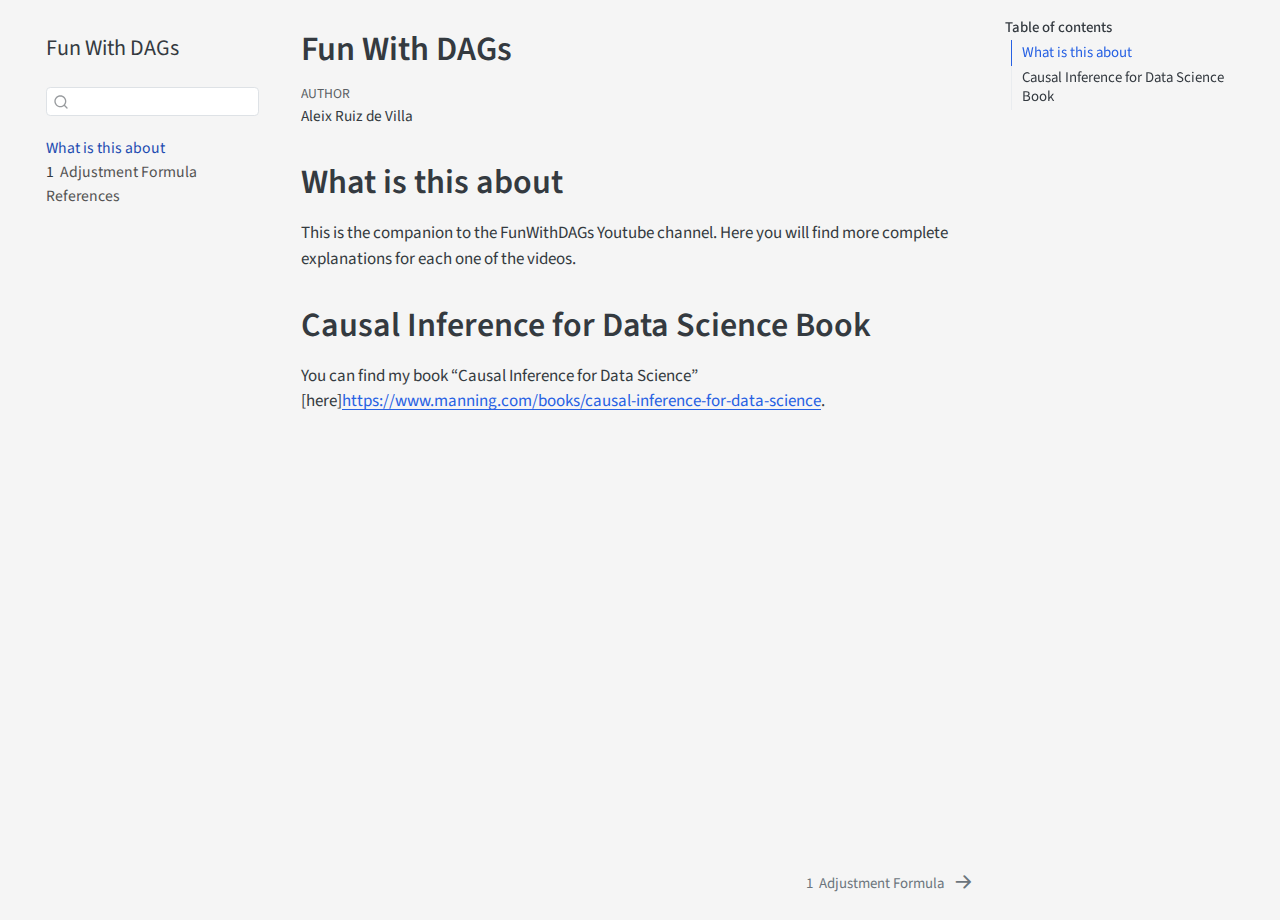
<file: docs/index.html>
<!DOCTYPE html>
<html xmlns="http://www.w3.org/1999/xhtml" lang="en" xml:lang="en"><head>

<meta charset="utf-8">
<meta name="generator" content="quarto-1.7.31">

<meta name="viewport" content="width=device-width, initial-scale=1.0, user-scalable=yes">

<meta name="author" content="Aleix Ruiz de Villa">

<title>Fun With DAGs</title>
<style>
code{white-space: pre-wrap;}
span.smallcaps{font-variant: small-caps;}
div.columns{display: flex; gap: min(4vw, 1.5em);}
div.column{flex: auto; overflow-x: auto;}
div.hanging-indent{margin-left: 1.5em; text-indent: -1.5em;}
ul.task-list{list-style: none;}
ul.task-list li input[type="checkbox"] {
  width: 0.8em;
  margin: 0 0.8em 0.2em -1em; /* quarto-specific, see https://github.com/quarto-dev/quarto-cli/issues/4556 */ 
  vertical-align: middle;
}
</style>


<script src="site_libs/quarto-nav/quarto-nav.js"></script>
<script src="site_libs/quarto-nav/headroom.min.js"></script>
<script src="site_libs/clipboard/clipboard.min.js"></script>
<script src="site_libs/quarto-search/autocomplete.umd.js"></script>
<script src="site_libs/quarto-search/fuse.min.js"></script>
<script src="site_libs/quarto-search/quarto-search.js"></script>
<meta name="quarto:offset" content="./">
<link href="./intro.html" rel="next">
<script src="site_libs/quarto-html/quarto.js" type="module"></script>
<script src="site_libs/quarto-html/tabsets/tabsets.js" type="module"></script>
<script src="site_libs/quarto-html/popper.min.js"></script>
<script src="site_libs/quarto-html/tippy.umd.min.js"></script>
<script src="site_libs/quarto-html/anchor.min.js"></script>
<link href="site_libs/quarto-html/tippy.css" rel="stylesheet">
<link href="site_libs/quarto-html/quarto-syntax-highlighting-e1a5c8363afafaef2c763b6775fbf3ca.css" rel="stylesheet" id="quarto-text-highlighting-styles">
<script src="site_libs/bootstrap/bootstrap.min.js"></script>
<link href="site_libs/bootstrap/bootstrap-icons.css" rel="stylesheet">
<link href="site_libs/bootstrap/bootstrap-592c0c3c683b76ce65ce22025ed377f3.min.css" rel="stylesheet" append-hash="true" id="quarto-bootstrap" data-mode="light">
<script id="quarto-search-options" type="application/json">{
  "location": "sidebar",
  "copy-button": false,
  "collapse-after": 3,
  "panel-placement": "start",
  "type": "textbox",
  "limit": 50,
  "keyboard-shortcut": [
    "f",
    "/",
    "s"
  ],
  "show-item-context": false,
  "language": {
    "search-no-results-text": "No results",
    "search-matching-documents-text": "matching documents",
    "search-copy-link-title": "Copy link to search",
    "search-hide-matches-text": "Hide additional matches",
    "search-more-match-text": "more match in this document",
    "search-more-matches-text": "more matches in this document",
    "search-clear-button-title": "Clear",
    "search-text-placeholder": "",
    "search-detached-cancel-button-title": "Cancel",
    "search-submit-button-title": "Submit",
    "search-label": "Search"
  }
}</script>


<link rel="stylesheet" href="custom.css">
</head>

<body class="nav-sidebar floating quarto-light">

<div id="quarto-search-results"></div>
  <header id="quarto-header" class="headroom fixed-top">
  <nav class="quarto-secondary-nav">
    <div class="container-fluid d-flex">
      <button type="button" class="quarto-btn-toggle btn" data-bs-toggle="collapse" role="button" data-bs-target=".quarto-sidebar-collapse-item" aria-controls="quarto-sidebar" aria-expanded="false" aria-label="Toggle sidebar navigation" onclick="if (window.quartoToggleHeadroom) { window.quartoToggleHeadroom(); }">
        <i class="bi bi-layout-text-sidebar-reverse"></i>
      </button>
        <nav class="quarto-page-breadcrumbs" aria-label="breadcrumb"><ol class="breadcrumb"><li class="breadcrumb-item"><a href="./index.html">What is this about</a></li></ol></nav>
        <a class="flex-grow-1" role="navigation" data-bs-toggle="collapse" data-bs-target=".quarto-sidebar-collapse-item" aria-controls="quarto-sidebar" aria-expanded="false" aria-label="Toggle sidebar navigation" onclick="if (window.quartoToggleHeadroom) { window.quartoToggleHeadroom(); }">      
        </a>
      <button type="button" class="btn quarto-search-button" aria-label="Search" onclick="window.quartoOpenSearch();">
        <i class="bi bi-search"></i>
      </button>
    </div>
  </nav>
</header>
<!-- content -->
<div id="quarto-content" class="quarto-container page-columns page-rows-contents page-layout-article">
<!-- sidebar -->
  <nav id="quarto-sidebar" class="sidebar collapse collapse-horizontal quarto-sidebar-collapse-item sidebar-navigation floating overflow-auto">
    <div class="pt-lg-2 mt-2 text-left sidebar-header">
    <div class="sidebar-title mb-0 py-0">
      <a href="./">Fun With DAGs</a> 
    </div>
      </div>
        <div class="mt-2 flex-shrink-0 align-items-center">
        <div class="sidebar-search">
        <div id="quarto-search" class="" title="Search"></div>
        </div>
        </div>
    <div class="sidebar-menu-container"> 
    <ul class="list-unstyled mt-1">
        <li class="sidebar-item">
  <div class="sidebar-item-container"> 
  <a href="./index.html" class="sidebar-item-text sidebar-link active">
 <span class="menu-text">What is this about</span></a>
  </div>
</li>
        <li class="sidebar-item">
  <div class="sidebar-item-container"> 
  <a href="./intro.html" class="sidebar-item-text sidebar-link">
 <span class="menu-text"><span class="chapter-number">1</span>&nbsp; <span class="chapter-title">Adjustment Formula</span></span></a>
  </div>
</li>
        <li class="sidebar-item">
  <div class="sidebar-item-container"> 
  <a href="./references.html" class="sidebar-item-text sidebar-link">
 <span class="menu-text">References</span></a>
  </div>
</li>
    </ul>
    </div>
</nav>
<div id="quarto-sidebar-glass" class="quarto-sidebar-collapse-item" data-bs-toggle="collapse" data-bs-target=".quarto-sidebar-collapse-item"></div>
<!-- margin-sidebar -->
    <div id="quarto-margin-sidebar" class="sidebar margin-sidebar">
        <nav id="TOC" role="doc-toc" class="toc-active">
    <h2 id="toc-title">Table of contents</h2>
   
  <ul>
  <li><a href="#what-is-this-about" id="toc-what-is-this-about" class="nav-link active" data-scroll-target="#what-is-this-about">What is this about</a></li>
  <li><a href="#causal-inference-for-data-science-book" id="toc-causal-inference-for-data-science-book" class="nav-link" data-scroll-target="#causal-inference-for-data-science-book">Causal Inference for Data Science Book</a></li>
  </ul>
</nav>
    </div>
<!-- main -->
<main class="content" id="quarto-document-content">

<header id="title-block-header" class="quarto-title-block default">
<div class="quarto-title">
<h1 class="title">Fun With DAGs</h1>
</div>



<div class="quarto-title-meta">

    <div>
    <div class="quarto-title-meta-heading">Author</div>
    <div class="quarto-title-meta-contents">
             <p>Aleix Ruiz de Villa </p>
          </div>
  </div>
    
  
    
  </div>
  


</header>


<section id="what-is-this-about" class="level1 unnumbered">
<h1 class="unnumbered">What is this about</h1>
<p>This is the companion to the FunWithDAGs Youtube channel. Here you will find more complete explanations for each one of the videos.</p>
</section>
<section id="causal-inference-for-data-science-book" class="level1">
<h1>Causal Inference for Data Science Book</h1>
<p>You can find my book “Causal Inference for Data Science” [here]<a href="https://www.manning.com/books/causal-inference-for-data-science" class="uri">https://www.manning.com/books/causal-inference-for-data-science</a>.</p>
<div class="quarto-video ratio ratio-16x9"><iframe data-external="1" src="https://www.youtube.com/embed/AOaZ15TBPTc" title="" frameborder="0" allow="accelerometer; autoplay; clipboard-write; encrypted-media; gyroscope; picture-in-picture" allowfullscreen=""></iframe></div>


</section>

</main> <!-- /main -->
<script id="quarto-html-after-body" type="application/javascript">
  window.document.addEventListener("DOMContentLoaded", function (event) {
    const icon = "";
    const anchorJS = new window.AnchorJS();
    anchorJS.options = {
      placement: 'right',
      icon: icon
    };
    anchorJS.add('.anchored');
    const isCodeAnnotation = (el) => {
      for (const clz of el.classList) {
        if (clz.startsWith('code-annotation-')) {                     
          return true;
        }
      }
      return false;
    }
    const onCopySuccess = function(e) {
      // button target
      const button = e.trigger;
      // don't keep focus
      button.blur();
      // flash "checked"
      button.classList.add('code-copy-button-checked');
      var currentTitle = button.getAttribute("title");
      button.setAttribute("title", "Copied!");
      let tooltip;
      if (window.bootstrap) {
        button.setAttribute("data-bs-toggle", "tooltip");
        button.setAttribute("data-bs-placement", "left");
        button.setAttribute("data-bs-title", "Copied!");
        tooltip = new bootstrap.Tooltip(button, 
          { trigger: "manual", 
            customClass: "code-copy-button-tooltip",
            offset: [0, -8]});
        tooltip.show();    
      }
      setTimeout(function() {
        if (tooltip) {
          tooltip.hide();
          button.removeAttribute("data-bs-title");
          button.removeAttribute("data-bs-toggle");
          button.removeAttribute("data-bs-placement");
        }
        button.setAttribute("title", currentTitle);
        button.classList.remove('code-copy-button-checked');
      }, 1000);
      // clear code selection
      e.clearSelection();
    }
    const getTextToCopy = function(trigger) {
        const codeEl = trigger.previousElementSibling.cloneNode(true);
        for (const childEl of codeEl.children) {
          if (isCodeAnnotation(childEl)) {
            childEl.remove();
          }
        }
        return codeEl.innerText;
    }
    const clipboard = new window.ClipboardJS('.code-copy-button:not([data-in-quarto-modal])', {
      text: getTextToCopy
    });
    clipboard.on('success', onCopySuccess);
    if (window.document.getElementById('quarto-embedded-source-code-modal')) {
      const clipboardModal = new window.ClipboardJS('.code-copy-button[data-in-quarto-modal]', {
        text: getTextToCopy,
        container: window.document.getElementById('quarto-embedded-source-code-modal')
      });
      clipboardModal.on('success', onCopySuccess);
    }
      var localhostRegex = new RegExp(/^(?:http|https):\/\/localhost\:?[0-9]*\//);
      var mailtoRegex = new RegExp(/^mailto:/);
        var filterRegex = new RegExp('/' + window.location.host + '/');
      var isInternal = (href) => {
          return filterRegex.test(href) || localhostRegex.test(href) || mailtoRegex.test(href);
      }
      // Inspect non-navigation links and adorn them if external
     var links = window.document.querySelectorAll('a[href]:not(.nav-link):not(.navbar-brand):not(.toc-action):not(.sidebar-link):not(.sidebar-item-toggle):not(.pagination-link):not(.no-external):not([aria-hidden]):not(.dropdown-item):not(.quarto-navigation-tool):not(.about-link)');
      for (var i=0; i<links.length; i++) {
        const link = links[i];
        if (!isInternal(link.href)) {
          // undo the damage that might have been done by quarto-nav.js in the case of
          // links that we want to consider external
          if (link.dataset.originalHref !== undefined) {
            link.href = link.dataset.originalHref;
          }
        }
      }
    function tippyHover(el, contentFn, onTriggerFn, onUntriggerFn) {
      const config = {
        allowHTML: true,
        maxWidth: 500,
        delay: 100,
        arrow: false,
        appendTo: function(el) {
            return el.parentElement;
        },
        interactive: true,
        interactiveBorder: 10,
        theme: 'quarto',
        placement: 'bottom-start',
      };
      if (contentFn) {
        config.content = contentFn;
      }
      if (onTriggerFn) {
        config.onTrigger = onTriggerFn;
      }
      if (onUntriggerFn) {
        config.onUntrigger = onUntriggerFn;
      }
      window.tippy(el, config); 
    }
    const noterefs = window.document.querySelectorAll('a[role="doc-noteref"]');
    for (var i=0; i<noterefs.length; i++) {
      const ref = noterefs[i];
      tippyHover(ref, function() {
        // use id or data attribute instead here
        let href = ref.getAttribute('data-footnote-href') || ref.getAttribute('href');
        try { href = new URL(href).hash; } catch {}
        const id = href.replace(/^#\/?/, "");
        const note = window.document.getElementById(id);
        if (note) {
          return note.innerHTML;
        } else {
          return "";
        }
      });
    }
    const xrefs = window.document.querySelectorAll('a.quarto-xref');
    const processXRef = (id, note) => {
      // Strip column container classes
      const stripColumnClz = (el) => {
        el.classList.remove("page-full", "page-columns");
        if (el.children) {
          for (const child of el.children) {
            stripColumnClz(child);
          }
        }
      }
      stripColumnClz(note)
      if (id === null || id.startsWith('sec-')) {
        // Special case sections, only their first couple elements
        const container = document.createElement("div");
        if (note.children && note.children.length > 2) {
          container.appendChild(note.children[0].cloneNode(true));
          for (let i = 1; i < note.children.length; i++) {
            const child = note.children[i];
            if (child.tagName === "P" && child.innerText === "") {
              continue;
            } else {
              container.appendChild(child.cloneNode(true));
              break;
            }
          }
          if (window.Quarto?.typesetMath) {
            window.Quarto.typesetMath(container);
          }
          return container.innerHTML
        } else {
          if (window.Quarto?.typesetMath) {
            window.Quarto.typesetMath(note);
          }
          return note.innerHTML;
        }
      } else {
        // Remove any anchor links if they are present
        const anchorLink = note.querySelector('a.anchorjs-link');
        if (anchorLink) {
          anchorLink.remove();
        }
        if (window.Quarto?.typesetMath) {
          window.Quarto.typesetMath(note);
        }
        if (note.classList.contains("callout")) {
          return note.outerHTML;
        } else {
          return note.innerHTML;
        }
      }
    }
    for (var i=0; i<xrefs.length; i++) {
      const xref = xrefs[i];
      tippyHover(xref, undefined, function(instance) {
        instance.disable();
        let url = xref.getAttribute('href');
        let hash = undefined; 
        if (url.startsWith('#')) {
          hash = url;
        } else {
          try { hash = new URL(url).hash; } catch {}
        }
        if (hash) {
          const id = hash.replace(/^#\/?/, "");
          const note = window.document.getElementById(id);
          if (note !== null) {
            try {
              const html = processXRef(id, note.cloneNode(true));
              instance.setContent(html);
            } finally {
              instance.enable();
              instance.show();
            }
          } else {
            // See if we can fetch this
            fetch(url.split('#')[0])
            .then(res => res.text())
            .then(html => {
              const parser = new DOMParser();
              const htmlDoc = parser.parseFromString(html, "text/html");
              const note = htmlDoc.getElementById(id);
              if (note !== null) {
                const html = processXRef(id, note);
                instance.setContent(html);
              } 
            }).finally(() => {
              instance.enable();
              instance.show();
            });
          }
        } else {
          // See if we can fetch a full url (with no hash to target)
          // This is a special case and we should probably do some content thinning / targeting
          fetch(url)
          .then(res => res.text())
          .then(html => {
            const parser = new DOMParser();
            const htmlDoc = parser.parseFromString(html, "text/html");
            const note = htmlDoc.querySelector('main.content');
            if (note !== null) {
              // This should only happen for chapter cross references
              // (since there is no id in the URL)
              // remove the first header
              if (note.children.length > 0 && note.children[0].tagName === "HEADER") {
                note.children[0].remove();
              }
              const html = processXRef(null, note);
              instance.setContent(html);
            } 
          }).finally(() => {
            instance.enable();
            instance.show();
          });
        }
      }, function(instance) {
      });
    }
        let selectedAnnoteEl;
        const selectorForAnnotation = ( cell, annotation) => {
          let cellAttr = 'data-code-cell="' + cell + '"';
          let lineAttr = 'data-code-annotation="' +  annotation + '"';
          const selector = 'span[' + cellAttr + '][' + lineAttr + ']';
          return selector;
        }
        const selectCodeLines = (annoteEl) => {
          const doc = window.document;
          const targetCell = annoteEl.getAttribute("data-target-cell");
          const targetAnnotation = annoteEl.getAttribute("data-target-annotation");
          const annoteSpan = window.document.querySelector(selectorForAnnotation(targetCell, targetAnnotation));
          const lines = annoteSpan.getAttribute("data-code-lines").split(",");
          const lineIds = lines.map((line) => {
            return targetCell + "-" + line;
          })
          let top = null;
          let height = null;
          let parent = null;
          if (lineIds.length > 0) {
              //compute the position of the single el (top and bottom and make a div)
              const el = window.document.getElementById(lineIds[0]);
              top = el.offsetTop;
              height = el.offsetHeight;
              parent = el.parentElement.parentElement;
            if (lineIds.length > 1) {
              const lastEl = window.document.getElementById(lineIds[lineIds.length - 1]);
              const bottom = lastEl.offsetTop + lastEl.offsetHeight;
              height = bottom - top;
            }
            if (top !== null && height !== null && parent !== null) {
              // cook up a div (if necessary) and position it 
              let div = window.document.getElementById("code-annotation-line-highlight");
              if (div === null) {
                div = window.document.createElement("div");
                div.setAttribute("id", "code-annotation-line-highlight");
                div.style.position = 'absolute';
                parent.appendChild(div);
              }
              div.style.top = top - 2 + "px";
              div.style.height = height + 4 + "px";
              div.style.left = 0;
              let gutterDiv = window.document.getElementById("code-annotation-line-highlight-gutter");
              if (gutterDiv === null) {
                gutterDiv = window.document.createElement("div");
                gutterDiv.setAttribute("id", "code-annotation-line-highlight-gutter");
                gutterDiv.style.position = 'absolute';
                const codeCell = window.document.getElementById(targetCell);
                const gutter = codeCell.querySelector('.code-annotation-gutter');
                gutter.appendChild(gutterDiv);
              }
              gutterDiv.style.top = top - 2 + "px";
              gutterDiv.style.height = height + 4 + "px";
            }
            selectedAnnoteEl = annoteEl;
          }
        };
        const unselectCodeLines = () => {
          const elementsIds = ["code-annotation-line-highlight", "code-annotation-line-highlight-gutter"];
          elementsIds.forEach((elId) => {
            const div = window.document.getElementById(elId);
            if (div) {
              div.remove();
            }
          });
          selectedAnnoteEl = undefined;
        };
          // Handle positioning of the toggle
      window.addEventListener(
        "resize",
        throttle(() => {
          elRect = undefined;
          if (selectedAnnoteEl) {
            selectCodeLines(selectedAnnoteEl);
          }
        }, 10)
      );
      function throttle(fn, ms) {
      let throttle = false;
      let timer;
        return (...args) => {
          if(!throttle) { // first call gets through
              fn.apply(this, args);
              throttle = true;
          } else { // all the others get throttled
              if(timer) clearTimeout(timer); // cancel #2
              timer = setTimeout(() => {
                fn.apply(this, args);
                timer = throttle = false;
              }, ms);
          }
        };
      }
        // Attach click handler to the DT
        const annoteDls = window.document.querySelectorAll('dt[data-target-cell]');
        for (const annoteDlNode of annoteDls) {
          annoteDlNode.addEventListener('click', (event) => {
            const clickedEl = event.target;
            if (clickedEl !== selectedAnnoteEl) {
              unselectCodeLines();
              const activeEl = window.document.querySelector('dt[data-target-cell].code-annotation-active');
              if (activeEl) {
                activeEl.classList.remove('code-annotation-active');
              }
              selectCodeLines(clickedEl);
              clickedEl.classList.add('code-annotation-active');
            } else {
              // Unselect the line
              unselectCodeLines();
              clickedEl.classList.remove('code-annotation-active');
            }
          });
        }
    const findCites = (el) => {
      const parentEl = el.parentElement;
      if (parentEl) {
        const cites = parentEl.dataset.cites;
        if (cites) {
          return {
            el,
            cites: cites.split(' ')
          };
        } else {
          return findCites(el.parentElement)
        }
      } else {
        return undefined;
      }
    };
    var bibliorefs = window.document.querySelectorAll('a[role="doc-biblioref"]');
    for (var i=0; i<bibliorefs.length; i++) {
      const ref = bibliorefs[i];
      const citeInfo = findCites(ref);
      if (citeInfo) {
        tippyHover(citeInfo.el, function() {
          var popup = window.document.createElement('div');
          citeInfo.cites.forEach(function(cite) {
            var citeDiv = window.document.createElement('div');
            citeDiv.classList.add('hanging-indent');
            citeDiv.classList.add('csl-entry');
            var biblioDiv = window.document.getElementById('ref-' + cite);
            if (biblioDiv) {
              citeDiv.innerHTML = biblioDiv.innerHTML;
            }
            popup.appendChild(citeDiv);
          });
          return popup.innerHTML;
        });
      }
    }
  });
  </script>
<nav class="page-navigation">
  <div class="nav-page nav-page-previous">
  </div>
  <div class="nav-page nav-page-next">
      <a href="./intro.html" class="pagination-link" aria-label="Adjustment Formula">
        <span class="nav-page-text"><span class="chapter-number">1</span>&nbsp; <span class="chapter-title">Adjustment Formula</span></span> <i class="bi bi-arrow-right-short"></i>
      </a>
  </div>
</nav>
</div> <!-- /content -->




</body></html>
</file>
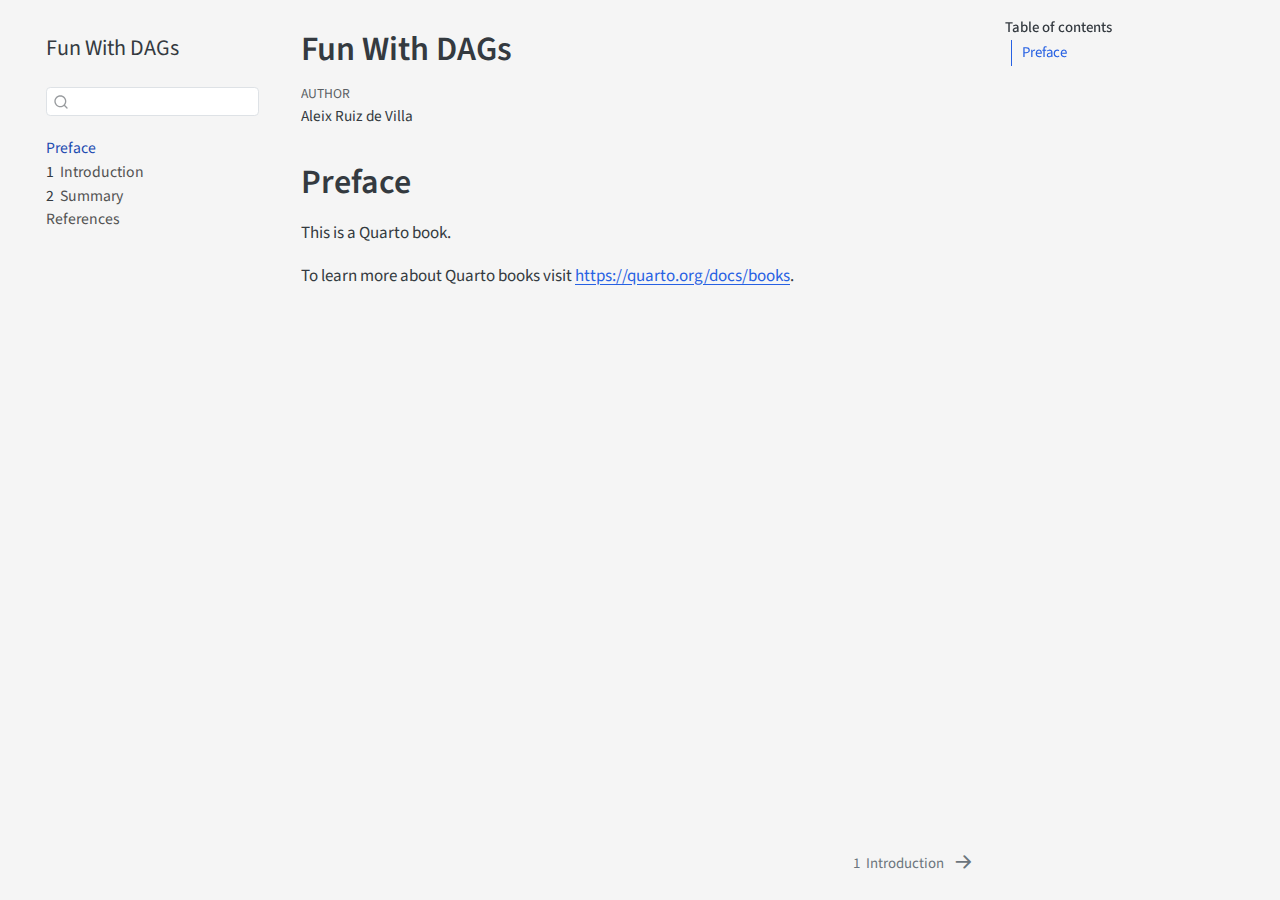
<file: docs/_book/index.html>
<!DOCTYPE html>
<html xmlns="http://www.w3.org/1999/xhtml" lang="en" xml:lang="en"><head>

<meta charset="utf-8">
<meta name="generator" content="quarto-1.7.31">

<meta name="viewport" content="width=device-width, initial-scale=1.0, user-scalable=yes">

<meta name="author" content="Aleix Ruiz de Villa">

<title>Fun With DAGs</title>
<style>
code{white-space: pre-wrap;}
span.smallcaps{font-variant: small-caps;}
div.columns{display: flex; gap: min(4vw, 1.5em);}
div.column{flex: auto; overflow-x: auto;}
div.hanging-indent{margin-left: 1.5em; text-indent: -1.5em;}
ul.task-list{list-style: none;}
ul.task-list li input[type="checkbox"] {
  width: 0.8em;
  margin: 0 0.8em 0.2em -1em; /* quarto-specific, see https://github.com/quarto-dev/quarto-cli/issues/4556 */ 
  vertical-align: middle;
}
</style>


<script src="site_libs/quarto-nav/quarto-nav.js"></script>
<script src="site_libs/quarto-nav/headroom.min.js"></script>
<script src="site_libs/clipboard/clipboard.min.js"></script>
<script src="site_libs/quarto-search/autocomplete.umd.js"></script>
<script src="site_libs/quarto-search/fuse.min.js"></script>
<script src="site_libs/quarto-search/quarto-search.js"></script>
<meta name="quarto:offset" content="./">
<link href="./intro.html" rel="next">
<script src="site_libs/quarto-html/quarto.js" type="module"></script>
<script src="site_libs/quarto-html/tabsets/tabsets.js" type="module"></script>
<script src="site_libs/quarto-html/popper.min.js"></script>
<script src="site_libs/quarto-html/tippy.umd.min.js"></script>
<script src="site_libs/quarto-html/anchor.min.js"></script>
<link href="site_libs/quarto-html/tippy.css" rel="stylesheet">
<link href="site_libs/quarto-html/quarto-syntax-highlighting-e1a5c8363afafaef2c763b6775fbf3ca.css" rel="stylesheet" id="quarto-text-highlighting-styles">
<script src="site_libs/bootstrap/bootstrap.min.js"></script>
<link href="site_libs/bootstrap/bootstrap-icons.css" rel="stylesheet">
<link href="site_libs/bootstrap/bootstrap-592c0c3c683b76ce65ce22025ed377f3.min.css" rel="stylesheet" append-hash="true" id="quarto-bootstrap" data-mode="light">
<script id="quarto-search-options" type="application/json">{
  "location": "sidebar",
  "copy-button": false,
  "collapse-after": 3,
  "panel-placement": "start",
  "type": "textbox",
  "limit": 50,
  "keyboard-shortcut": [
    "f",
    "/",
    "s"
  ],
  "show-item-context": false,
  "language": {
    "search-no-results-text": "No results",
    "search-matching-documents-text": "matching documents",
    "search-copy-link-title": "Copy link to search",
    "search-hide-matches-text": "Hide additional matches",
    "search-more-match-text": "more match in this document",
    "search-more-matches-text": "more matches in this document",
    "search-clear-button-title": "Clear",
    "search-text-placeholder": "",
    "search-detached-cancel-button-title": "Cancel",
    "search-submit-button-title": "Submit",
    "search-label": "Search"
  }
}</script>


<link rel="stylesheet" href="custom.css">
</head>

<body class="nav-sidebar floating quarto-light">

<div id="quarto-search-results"></div>
  <header id="quarto-header" class="headroom fixed-top">
  <nav class="quarto-secondary-nav">
    <div class="container-fluid d-flex">
      <button type="button" class="quarto-btn-toggle btn" data-bs-toggle="collapse" role="button" data-bs-target=".quarto-sidebar-collapse-item" aria-controls="quarto-sidebar" aria-expanded="false" aria-label="Toggle sidebar navigation" onclick="if (window.quartoToggleHeadroom) { window.quartoToggleHeadroom(); }">
        <i class="bi bi-layout-text-sidebar-reverse"></i>
      </button>
        <nav class="quarto-page-breadcrumbs" aria-label="breadcrumb"><ol class="breadcrumb"><li class="breadcrumb-item"><a href="./index.html">Preface</a></li></ol></nav>
        <a class="flex-grow-1" role="navigation" data-bs-toggle="collapse" data-bs-target=".quarto-sidebar-collapse-item" aria-controls="quarto-sidebar" aria-expanded="false" aria-label="Toggle sidebar navigation" onclick="if (window.quartoToggleHeadroom) { window.quartoToggleHeadroom(); }">      
        </a>
      <button type="button" class="btn quarto-search-button" aria-label="Search" onclick="window.quartoOpenSearch();">
        <i class="bi bi-search"></i>
      </button>
    </div>
  </nav>
</header>
<!-- content -->
<div id="quarto-content" class="quarto-container page-columns page-rows-contents page-layout-article">
<!-- sidebar -->
  <nav id="quarto-sidebar" class="sidebar collapse collapse-horizontal quarto-sidebar-collapse-item sidebar-navigation floating overflow-auto">
    <div class="pt-lg-2 mt-2 text-left sidebar-header">
    <div class="sidebar-title mb-0 py-0">
      <a href="./">Fun With DAGs</a> 
    </div>
      </div>
        <div class="mt-2 flex-shrink-0 align-items-center">
        <div class="sidebar-search">
        <div id="quarto-search" class="" title="Search"></div>
        </div>
        </div>
    <div class="sidebar-menu-container"> 
    <ul class="list-unstyled mt-1">
        <li class="sidebar-item">
  <div class="sidebar-item-container"> 
  <a href="./index.html" class="sidebar-item-text sidebar-link active">
 <span class="menu-text">Preface</span></a>
  </div>
</li>
        <li class="sidebar-item">
  <div class="sidebar-item-container"> 
  <a href="./intro.html" class="sidebar-item-text sidebar-link">
 <span class="menu-text"><span class="chapter-number">1</span>&nbsp; <span class="chapter-title">Introduction</span></span></a>
  </div>
</li>
        <li class="sidebar-item">
  <div class="sidebar-item-container"> 
  <a href="./summary.html" class="sidebar-item-text sidebar-link">
 <span class="menu-text"><span class="chapter-number">2</span>&nbsp; <span class="chapter-title">Summary</span></span></a>
  </div>
</li>
        <li class="sidebar-item">
  <div class="sidebar-item-container"> 
  <a href="./references.html" class="sidebar-item-text sidebar-link">
 <span class="menu-text">References</span></a>
  </div>
</li>
    </ul>
    </div>
</nav>
<div id="quarto-sidebar-glass" class="quarto-sidebar-collapse-item" data-bs-toggle="collapse" data-bs-target=".quarto-sidebar-collapse-item"></div>
<!-- margin-sidebar -->
    <div id="quarto-margin-sidebar" class="sidebar margin-sidebar">
        <nav id="TOC" role="doc-toc" class="toc-active">
    <h2 id="toc-title">Table of contents</h2>
   
  <ul>
  <li><a href="#preface" id="toc-preface" class="nav-link active" data-scroll-target="#preface">Preface</a></li>
  </ul>
</nav>
    </div>
<!-- main -->
<main class="content" id="quarto-document-content">

<header id="title-block-header" class="quarto-title-block default">
<div class="quarto-title">
<h1 class="title">Fun With DAGs</h1>
</div>



<div class="quarto-title-meta">

    <div>
    <div class="quarto-title-meta-heading">Author</div>
    <div class="quarto-title-meta-contents">
             <p>Aleix Ruiz de Villa </p>
          </div>
  </div>
    
  
    
  </div>
  


</header>


<section id="preface" class="level1 unnumbered">
<h1 class="unnumbered">Preface</h1>
<p>This is a Quarto book.</p>
<p>To learn more about Quarto books visit <a href="https://quarto.org/docs/books" class="uri">https://quarto.org/docs/books</a>.</p>


</section>

</main> <!-- /main -->
<script id="quarto-html-after-body" type="application/javascript">
  window.document.addEventListener("DOMContentLoaded", function (event) {
    const icon = "";
    const anchorJS = new window.AnchorJS();
    anchorJS.options = {
      placement: 'right',
      icon: icon
    };
    anchorJS.add('.anchored');
    const isCodeAnnotation = (el) => {
      for (const clz of el.classList) {
        if (clz.startsWith('code-annotation-')) {                     
          return true;
        }
      }
      return false;
    }
    const onCopySuccess = function(e) {
      // button target
      const button = e.trigger;
      // don't keep focus
      button.blur();
      // flash "checked"
      button.classList.add('code-copy-button-checked');
      var currentTitle = button.getAttribute("title");
      button.setAttribute("title", "Copied!");
      let tooltip;
      if (window.bootstrap) {
        button.setAttribute("data-bs-toggle", "tooltip");
        button.setAttribute("data-bs-placement", "left");
        button.setAttribute("data-bs-title", "Copied!");
        tooltip = new bootstrap.Tooltip(button, 
          { trigger: "manual", 
            customClass: "code-copy-button-tooltip",
            offset: [0, -8]});
        tooltip.show();    
      }
      setTimeout(function() {
        if (tooltip) {
          tooltip.hide();
          button.removeAttribute("data-bs-title");
          button.removeAttribute("data-bs-toggle");
          button.removeAttribute("data-bs-placement");
        }
        button.setAttribute("title", currentTitle);
        button.classList.remove('code-copy-button-checked');
      }, 1000);
      // clear code selection
      e.clearSelection();
    }
    const getTextToCopy = function(trigger) {
        const codeEl = trigger.previousElementSibling.cloneNode(true);
        for (const childEl of codeEl.children) {
          if (isCodeAnnotation(childEl)) {
            childEl.remove();
          }
        }
        return codeEl.innerText;
    }
    const clipboard = new window.ClipboardJS('.code-copy-button:not([data-in-quarto-modal])', {
      text: getTextToCopy
    });
    clipboard.on('success', onCopySuccess);
    if (window.document.getElementById('quarto-embedded-source-code-modal')) {
      const clipboardModal = new window.ClipboardJS('.code-copy-button[data-in-quarto-modal]', {
        text: getTextToCopy,
        container: window.document.getElementById('quarto-embedded-source-code-modal')
      });
      clipboardModal.on('success', onCopySuccess);
    }
      var localhostRegex = new RegExp(/^(?:http|https):\/\/localhost\:?[0-9]*\//);
      var mailtoRegex = new RegExp(/^mailto:/);
        var filterRegex = new RegExp('/' + window.location.host + '/');
      var isInternal = (href) => {
          return filterRegex.test(href) || localhostRegex.test(href) || mailtoRegex.test(href);
      }
      // Inspect non-navigation links and adorn them if external
     var links = window.document.querySelectorAll('a[href]:not(.nav-link):not(.navbar-brand):not(.toc-action):not(.sidebar-link):not(.sidebar-item-toggle):not(.pagination-link):not(.no-external):not([aria-hidden]):not(.dropdown-item):not(.quarto-navigation-tool):not(.about-link)');
      for (var i=0; i<links.length; i++) {
        const link = links[i];
        if (!isInternal(link.href)) {
          // undo the damage that might have been done by quarto-nav.js in the case of
          // links that we want to consider external
          if (link.dataset.originalHref !== undefined) {
            link.href = link.dataset.originalHref;
          }
        }
      }
    function tippyHover(el, contentFn, onTriggerFn, onUntriggerFn) {
      const config = {
        allowHTML: true,
        maxWidth: 500,
        delay: 100,
        arrow: false,
        appendTo: function(el) {
            return el.parentElement;
        },
        interactive: true,
        interactiveBorder: 10,
        theme: 'quarto',
        placement: 'bottom-start',
      };
      if (contentFn) {
        config.content = contentFn;
      }
      if (onTriggerFn) {
        config.onTrigger = onTriggerFn;
      }
      if (onUntriggerFn) {
        config.onUntrigger = onUntriggerFn;
      }
      window.tippy(el, config); 
    }
    const noterefs = window.document.querySelectorAll('a[role="doc-noteref"]');
    for (var i=0; i<noterefs.length; i++) {
      const ref = noterefs[i];
      tippyHover(ref, function() {
        // use id or data attribute instead here
        let href = ref.getAttribute('data-footnote-href') || ref.getAttribute('href');
        try { href = new URL(href).hash; } catch {}
        const id = href.replace(/^#\/?/, "");
        const note = window.document.getElementById(id);
        if (note) {
          return note.innerHTML;
        } else {
          return "";
        }
      });
    }
    const xrefs = window.document.querySelectorAll('a.quarto-xref');
    const processXRef = (id, note) => {
      // Strip column container classes
      const stripColumnClz = (el) => {
        el.classList.remove("page-full", "page-columns");
        if (el.children) {
          for (const child of el.children) {
            stripColumnClz(child);
          }
        }
      }
      stripColumnClz(note)
      if (id === null || id.startsWith('sec-')) {
        // Special case sections, only their first couple elements
        const container = document.createElement("div");
        if (note.children && note.children.length > 2) {
          container.appendChild(note.children[0].cloneNode(true));
          for (let i = 1; i < note.children.length; i++) {
            const child = note.children[i];
            if (child.tagName === "P" && child.innerText === "") {
              continue;
            } else {
              container.appendChild(child.cloneNode(true));
              break;
            }
          }
          if (window.Quarto?.typesetMath) {
            window.Quarto.typesetMath(container);
          }
          return container.innerHTML
        } else {
          if (window.Quarto?.typesetMath) {
            window.Quarto.typesetMath(note);
          }
          return note.innerHTML;
        }
      } else {
        // Remove any anchor links if they are present
        const anchorLink = note.querySelector('a.anchorjs-link');
        if (anchorLink) {
          anchorLink.remove();
        }
        if (window.Quarto?.typesetMath) {
          window.Quarto.typesetMath(note);
        }
        if (note.classList.contains("callout")) {
          return note.outerHTML;
        } else {
          return note.innerHTML;
        }
      }
    }
    for (var i=0; i<xrefs.length; i++) {
      const xref = xrefs[i];
      tippyHover(xref, undefined, function(instance) {
        instance.disable();
        let url = xref.getAttribute('href');
        let hash = undefined; 
        if (url.startsWith('#')) {
          hash = url;
        } else {
          try { hash = new URL(url).hash; } catch {}
        }
        if (hash) {
          const id = hash.replace(/^#\/?/, "");
          const note = window.document.getElementById(id);
          if (note !== null) {
            try {
              const html = processXRef(id, note.cloneNode(true));
              instance.setContent(html);
            } finally {
              instance.enable();
              instance.show();
            }
          } else {
            // See if we can fetch this
            fetch(url.split('#')[0])
            .then(res => res.text())
            .then(html => {
              const parser = new DOMParser();
              const htmlDoc = parser.parseFromString(html, "text/html");
              const note = htmlDoc.getElementById(id);
              if (note !== null) {
                const html = processXRef(id, note);
                instance.setContent(html);
              } 
            }).finally(() => {
              instance.enable();
              instance.show();
            });
          }
        } else {
          // See if we can fetch a full url (with no hash to target)
          // This is a special case and we should probably do some content thinning / targeting
          fetch(url)
          .then(res => res.text())
          .then(html => {
            const parser = new DOMParser();
            const htmlDoc = parser.parseFromString(html, "text/html");
            const note = htmlDoc.querySelector('main.content');
            if (note !== null) {
              // This should only happen for chapter cross references
              // (since there is no id in the URL)
              // remove the first header
              if (note.children.length > 0 && note.children[0].tagName === "HEADER") {
                note.children[0].remove();
              }
              const html = processXRef(null, note);
              instance.setContent(html);
            } 
          }).finally(() => {
            instance.enable();
            instance.show();
          });
        }
      }, function(instance) {
      });
    }
        let selectedAnnoteEl;
        const selectorForAnnotation = ( cell, annotation) => {
          let cellAttr = 'data-code-cell="' + cell + '"';
          let lineAttr = 'data-code-annotation="' +  annotation + '"';
          const selector = 'span[' + cellAttr + '][' + lineAttr + ']';
          return selector;
        }
        const selectCodeLines = (annoteEl) => {
          const doc = window.document;
          const targetCell = annoteEl.getAttribute("data-target-cell");
          const targetAnnotation = annoteEl.getAttribute("data-target-annotation");
          const annoteSpan = window.document.querySelector(selectorForAnnotation(targetCell, targetAnnotation));
          const lines = annoteSpan.getAttribute("data-code-lines").split(",");
          const lineIds = lines.map((line) => {
            return targetCell + "-" + line;
          })
          let top = null;
          let height = null;
          let parent = null;
          if (lineIds.length > 0) {
              //compute the position of the single el (top and bottom and make a div)
              const el = window.document.getElementById(lineIds[0]);
              top = el.offsetTop;
              height = el.offsetHeight;
              parent = el.parentElement.parentElement;
            if (lineIds.length > 1) {
              const lastEl = window.document.getElementById(lineIds[lineIds.length - 1]);
              const bottom = lastEl.offsetTop + lastEl.offsetHeight;
              height = bottom - top;
            }
            if (top !== null && height !== null && parent !== null) {
              // cook up a div (if necessary) and position it 
              let div = window.document.getElementById("code-annotation-line-highlight");
              if (div === null) {
                div = window.document.createElement("div");
                div.setAttribute("id", "code-annotation-line-highlight");
                div.style.position = 'absolute';
                parent.appendChild(div);
              }
              div.style.top = top - 2 + "px";
              div.style.height = height + 4 + "px";
              div.style.left = 0;
              let gutterDiv = window.document.getElementById("code-annotation-line-highlight-gutter");
              if (gutterDiv === null) {
                gutterDiv = window.document.createElement("div");
                gutterDiv.setAttribute("id", "code-annotation-line-highlight-gutter");
                gutterDiv.style.position = 'absolute';
                const codeCell = window.document.getElementById(targetCell);
                const gutter = codeCell.querySelector('.code-annotation-gutter');
                gutter.appendChild(gutterDiv);
              }
              gutterDiv.style.top = top - 2 + "px";
              gutterDiv.style.height = height + 4 + "px";
            }
            selectedAnnoteEl = annoteEl;
          }
        };
        const unselectCodeLines = () => {
          const elementsIds = ["code-annotation-line-highlight", "code-annotation-line-highlight-gutter"];
          elementsIds.forEach((elId) => {
            const div = window.document.getElementById(elId);
            if (div) {
              div.remove();
            }
          });
          selectedAnnoteEl = undefined;
        };
          // Handle positioning of the toggle
      window.addEventListener(
        "resize",
        throttle(() => {
          elRect = undefined;
          if (selectedAnnoteEl) {
            selectCodeLines(selectedAnnoteEl);
          }
        }, 10)
      );
      function throttle(fn, ms) {
      let throttle = false;
      let timer;
        return (...args) => {
          if(!throttle) { // first call gets through
              fn.apply(this, args);
              throttle = true;
          } else { // all the others get throttled
              if(timer) clearTimeout(timer); // cancel #2
              timer = setTimeout(() => {
                fn.apply(this, args);
                timer = throttle = false;
              }, ms);
          }
        };
      }
        // Attach click handler to the DT
        const annoteDls = window.document.querySelectorAll('dt[data-target-cell]');
        for (const annoteDlNode of annoteDls) {
          annoteDlNode.addEventListener('click', (event) => {
            const clickedEl = event.target;
            if (clickedEl !== selectedAnnoteEl) {
              unselectCodeLines();
              const activeEl = window.document.querySelector('dt[data-target-cell].code-annotation-active');
              if (activeEl) {
                activeEl.classList.remove('code-annotation-active');
              }
              selectCodeLines(clickedEl);
              clickedEl.classList.add('code-annotation-active');
            } else {
              // Unselect the line
              unselectCodeLines();
              clickedEl.classList.remove('code-annotation-active');
            }
          });
        }
    const findCites = (el) => {
      const parentEl = el.parentElement;
      if (parentEl) {
        const cites = parentEl.dataset.cites;
        if (cites) {
          return {
            el,
            cites: cites.split(' ')
          };
        } else {
          return findCites(el.parentElement)
        }
      } else {
        return undefined;
      }
    };
    var bibliorefs = window.document.querySelectorAll('a[role="doc-biblioref"]');
    for (var i=0; i<bibliorefs.length; i++) {
      const ref = bibliorefs[i];
      const citeInfo = findCites(ref);
      if (citeInfo) {
        tippyHover(citeInfo.el, function() {
          var popup = window.document.createElement('div');
          citeInfo.cites.forEach(function(cite) {
            var citeDiv = window.document.createElement('div');
            citeDiv.classList.add('hanging-indent');
            citeDiv.classList.add('csl-entry');
            var biblioDiv = window.document.getElementById('ref-' + cite);
            if (biblioDiv) {
              citeDiv.innerHTML = biblioDiv.innerHTML;
            }
            popup.appendChild(citeDiv);
          });
          return popup.innerHTML;
        });
      }
    }
  });
  </script>
<nav class="page-navigation">
  <div class="nav-page nav-page-previous">
  </div>
  <div class="nav-page nav-page-next">
      <a href="./intro.html" class="pagination-link" aria-label="Introduction">
        <span class="nav-page-text"><span class="chapter-number">1</span>&nbsp; <span class="chapter-title">Introduction</span></span> <i class="bi bi-arrow-right-short"></i>
      </a>
  </div>
</nav>
</div> <!-- /content -->




</body></html>
</file>
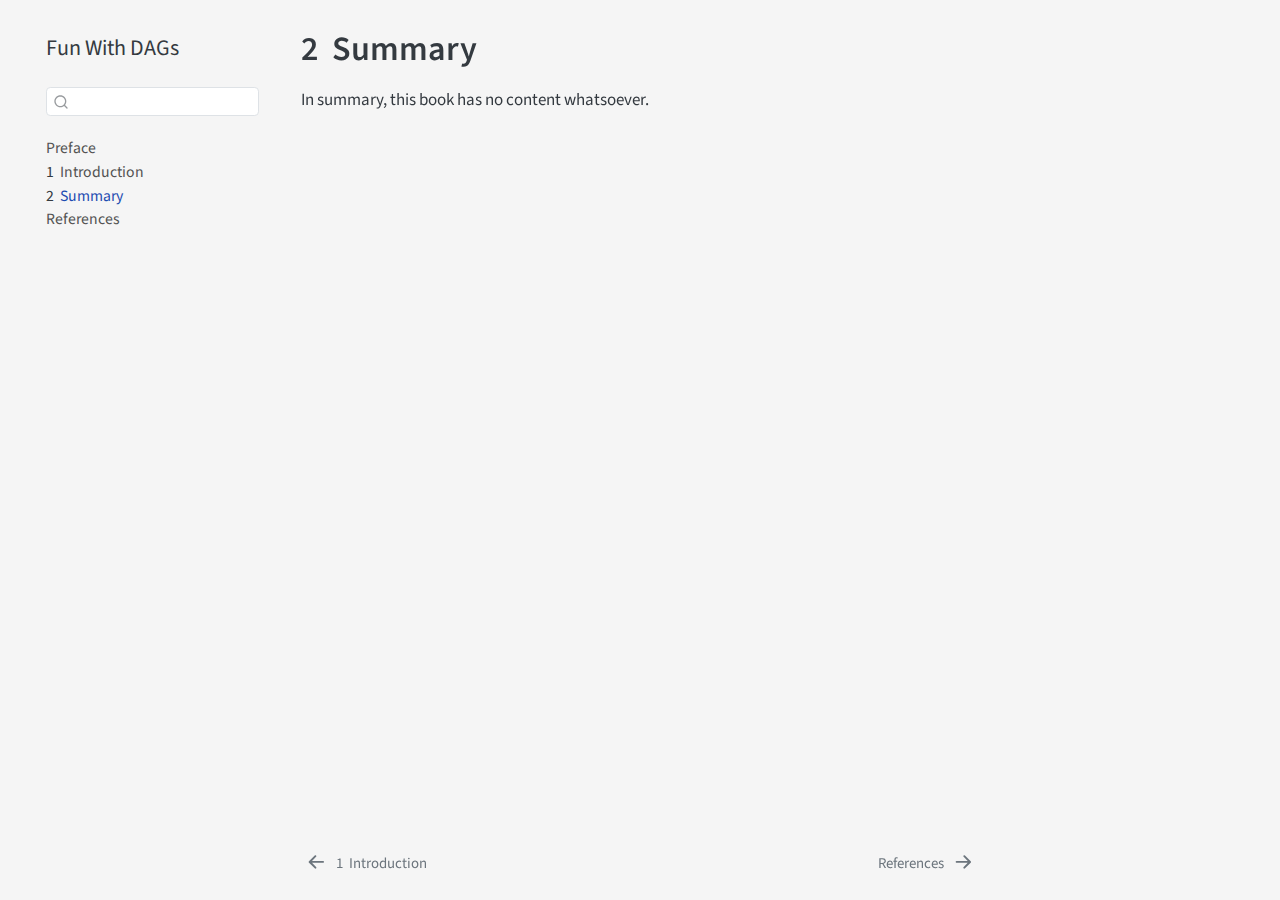
<file: docs/summary.html>
<!DOCTYPE html>
<html xmlns="http://www.w3.org/1999/xhtml" lang="en" xml:lang="en"><head>

<meta charset="utf-8">
<meta name="generator" content="quarto-1.7.31">

<meta name="viewport" content="width=device-width, initial-scale=1.0, user-scalable=yes">


<title>2&nbsp; Summary – Fun With DAGs</title>
<style>
code{white-space: pre-wrap;}
span.smallcaps{font-variant: small-caps;}
div.columns{display: flex; gap: min(4vw, 1.5em);}
div.column{flex: auto; overflow-x: auto;}
div.hanging-indent{margin-left: 1.5em; text-indent: -1.5em;}
ul.task-list{list-style: none;}
ul.task-list li input[type="checkbox"] {
  width: 0.8em;
  margin: 0 0.8em 0.2em -1em; /* quarto-specific, see https://github.com/quarto-dev/quarto-cli/issues/4556 */ 
  vertical-align: middle;
}
</style>


<script src="site_libs/quarto-nav/quarto-nav.js"></script>
<script src="site_libs/quarto-nav/headroom.min.js"></script>
<script src="site_libs/clipboard/clipboard.min.js"></script>
<script src="site_libs/quarto-search/autocomplete.umd.js"></script>
<script src="site_libs/quarto-search/fuse.min.js"></script>
<script src="site_libs/quarto-search/quarto-search.js"></script>
<meta name="quarto:offset" content="./">
<link href="./references.html" rel="next">
<link href="./intro.html" rel="prev">
<script src="site_libs/quarto-html/quarto.js" type="module"></script>
<script src="site_libs/quarto-html/tabsets/tabsets.js" type="module"></script>
<script src="site_libs/quarto-html/popper.min.js"></script>
<script src="site_libs/quarto-html/tippy.umd.min.js"></script>
<script src="site_libs/quarto-html/anchor.min.js"></script>
<link href="site_libs/quarto-html/tippy.css" rel="stylesheet">
<link href="site_libs/quarto-html/quarto-syntax-highlighting-e1a5c8363afafaef2c763b6775fbf3ca.css" rel="stylesheet" id="quarto-text-highlighting-styles">
<script src="site_libs/bootstrap/bootstrap.min.js"></script>
<link href="site_libs/bootstrap/bootstrap-icons.css" rel="stylesheet">
<link href="site_libs/bootstrap/bootstrap-592c0c3c683b76ce65ce22025ed377f3.min.css" rel="stylesheet" append-hash="true" id="quarto-bootstrap" data-mode="light">
<script id="quarto-search-options" type="application/json">{
  "location": "sidebar",
  "copy-button": false,
  "collapse-after": 3,
  "panel-placement": "start",
  "type": "textbox",
  "limit": 50,
  "keyboard-shortcut": [
    "f",
    "/",
    "s"
  ],
  "show-item-context": false,
  "language": {
    "search-no-results-text": "No results",
    "search-matching-documents-text": "matching documents",
    "search-copy-link-title": "Copy link to search",
    "search-hide-matches-text": "Hide additional matches",
    "search-more-match-text": "more match in this document",
    "search-more-matches-text": "more matches in this document",
    "search-clear-button-title": "Clear",
    "search-text-placeholder": "",
    "search-detached-cancel-button-title": "Cancel",
    "search-submit-button-title": "Submit",
    "search-label": "Search"
  }
}</script>


<link rel="stylesheet" href="custom.css">
</head>

<body class="nav-sidebar floating quarto-light">

<div id="quarto-search-results"></div>
  <header id="quarto-header" class="headroom fixed-top">
  <nav class="quarto-secondary-nav">
    <div class="container-fluid d-flex">
      <button type="button" class="quarto-btn-toggle btn" data-bs-toggle="collapse" role="button" data-bs-target=".quarto-sidebar-collapse-item" aria-controls="quarto-sidebar" aria-expanded="false" aria-label="Toggle sidebar navigation" onclick="if (window.quartoToggleHeadroom) { window.quartoToggleHeadroom(); }">
        <i class="bi bi-layout-text-sidebar-reverse"></i>
      </button>
        <nav class="quarto-page-breadcrumbs" aria-label="breadcrumb"><ol class="breadcrumb"><li class="breadcrumb-item"><a href="./summary.html"><span class="chapter-number">2</span>&nbsp; <span class="chapter-title">Summary</span></a></li></ol></nav>
        <a class="flex-grow-1" role="navigation" data-bs-toggle="collapse" data-bs-target=".quarto-sidebar-collapse-item" aria-controls="quarto-sidebar" aria-expanded="false" aria-label="Toggle sidebar navigation" onclick="if (window.quartoToggleHeadroom) { window.quartoToggleHeadroom(); }">      
        </a>
      <button type="button" class="btn quarto-search-button" aria-label="Search" onclick="window.quartoOpenSearch();">
        <i class="bi bi-search"></i>
      </button>
    </div>
  </nav>
</header>
<!-- content -->
<div id="quarto-content" class="quarto-container page-columns page-rows-contents page-layout-article">
<!-- sidebar -->
  <nav id="quarto-sidebar" class="sidebar collapse collapse-horizontal quarto-sidebar-collapse-item sidebar-navigation floating overflow-auto">
    <div class="pt-lg-2 mt-2 text-left sidebar-header">
    <div class="sidebar-title mb-0 py-0">
      <a href="./">Fun With DAGs</a> 
    </div>
      </div>
        <div class="mt-2 flex-shrink-0 align-items-center">
        <div class="sidebar-search">
        <div id="quarto-search" class="" title="Search"></div>
        </div>
        </div>
    <div class="sidebar-menu-container"> 
    <ul class="list-unstyled mt-1">
        <li class="sidebar-item">
  <div class="sidebar-item-container"> 
  <a href="./index.html" class="sidebar-item-text sidebar-link">
 <span class="menu-text">Preface</span></a>
  </div>
</li>
        <li class="sidebar-item">
  <div class="sidebar-item-container"> 
  <a href="./intro.html" class="sidebar-item-text sidebar-link">
 <span class="menu-text"><span class="chapter-number">1</span>&nbsp; <span class="chapter-title">Introduction</span></span></a>
  </div>
</li>
        <li class="sidebar-item">
  <div class="sidebar-item-container"> 
  <a href="./summary.html" class="sidebar-item-text sidebar-link active">
 <span class="menu-text"><span class="chapter-number">2</span>&nbsp; <span class="chapter-title">Summary</span></span></a>
  </div>
</li>
        <li class="sidebar-item">
  <div class="sidebar-item-container"> 
  <a href="./references.html" class="sidebar-item-text sidebar-link">
 <span class="menu-text">References</span></a>
  </div>
</li>
    </ul>
    </div>
</nav>
<div id="quarto-sidebar-glass" class="quarto-sidebar-collapse-item" data-bs-toggle="collapse" data-bs-target=".quarto-sidebar-collapse-item"></div>
<!-- margin-sidebar -->
    <div id="quarto-margin-sidebar" class="sidebar margin-sidebar zindex-bottom">
        
    </div>
<!-- main -->
<main class="content" id="quarto-document-content">

<header id="title-block-header" class="quarto-title-block default">
<div class="quarto-title">
<h1 class="title"><span class="chapter-number">2</span>&nbsp; <span class="chapter-title">Summary</span></h1>
</div>



<div class="quarto-title-meta">

    
  
    
  </div>
  


</header>


<p>In summary, this book has no content whatsoever.</p>



</main> <!-- /main -->
<script id="quarto-html-after-body" type="application/javascript">
  window.document.addEventListener("DOMContentLoaded", function (event) {
    const icon = "";
    const anchorJS = new window.AnchorJS();
    anchorJS.options = {
      placement: 'right',
      icon: icon
    };
    anchorJS.add('.anchored');
    const isCodeAnnotation = (el) => {
      for (const clz of el.classList) {
        if (clz.startsWith('code-annotation-')) {                     
          return true;
        }
      }
      return false;
    }
    const onCopySuccess = function(e) {
      // button target
      const button = e.trigger;
      // don't keep focus
      button.blur();
      // flash "checked"
      button.classList.add('code-copy-button-checked');
      var currentTitle = button.getAttribute("title");
      button.setAttribute("title", "Copied!");
      let tooltip;
      if (window.bootstrap) {
        button.setAttribute("data-bs-toggle", "tooltip");
        button.setAttribute("data-bs-placement", "left");
        button.setAttribute("data-bs-title", "Copied!");
        tooltip = new bootstrap.Tooltip(button, 
          { trigger: "manual", 
            customClass: "code-copy-button-tooltip",
            offset: [0, -8]});
        tooltip.show();    
      }
      setTimeout(function() {
        if (tooltip) {
          tooltip.hide();
          button.removeAttribute("data-bs-title");
          button.removeAttribute("data-bs-toggle");
          button.removeAttribute("data-bs-placement");
        }
        button.setAttribute("title", currentTitle);
        button.classList.remove('code-copy-button-checked');
      }, 1000);
      // clear code selection
      e.clearSelection();
    }
    const getTextToCopy = function(trigger) {
        const codeEl = trigger.previousElementSibling.cloneNode(true);
        for (const childEl of codeEl.children) {
          if (isCodeAnnotation(childEl)) {
            childEl.remove();
          }
        }
        return codeEl.innerText;
    }
    const clipboard = new window.ClipboardJS('.code-copy-button:not([data-in-quarto-modal])', {
      text: getTextToCopy
    });
    clipboard.on('success', onCopySuccess);
    if (window.document.getElementById('quarto-embedded-source-code-modal')) {
      const clipboardModal = new window.ClipboardJS('.code-copy-button[data-in-quarto-modal]', {
        text: getTextToCopy,
        container: window.document.getElementById('quarto-embedded-source-code-modal')
      });
      clipboardModal.on('success', onCopySuccess);
    }
      var localhostRegex = new RegExp(/^(?:http|https):\/\/localhost\:?[0-9]*\//);
      var mailtoRegex = new RegExp(/^mailto:/);
        var filterRegex = new RegExp('/' + window.location.host + '/');
      var isInternal = (href) => {
          return filterRegex.test(href) || localhostRegex.test(href) || mailtoRegex.test(href);
      }
      // Inspect non-navigation links and adorn them if external
     var links = window.document.querySelectorAll('a[href]:not(.nav-link):not(.navbar-brand):not(.toc-action):not(.sidebar-link):not(.sidebar-item-toggle):not(.pagination-link):not(.no-external):not([aria-hidden]):not(.dropdown-item):not(.quarto-navigation-tool):not(.about-link)');
      for (var i=0; i<links.length; i++) {
        const link = links[i];
        if (!isInternal(link.href)) {
          // undo the damage that might have been done by quarto-nav.js in the case of
          // links that we want to consider external
          if (link.dataset.originalHref !== undefined) {
            link.href = link.dataset.originalHref;
          }
        }
      }
    function tippyHover(el, contentFn, onTriggerFn, onUntriggerFn) {
      const config = {
        allowHTML: true,
        maxWidth: 500,
        delay: 100,
        arrow: false,
        appendTo: function(el) {
            return el.parentElement;
        },
        interactive: true,
        interactiveBorder: 10,
        theme: 'quarto',
        placement: 'bottom-start',
      };
      if (contentFn) {
        config.content = contentFn;
      }
      if (onTriggerFn) {
        config.onTrigger = onTriggerFn;
      }
      if (onUntriggerFn) {
        config.onUntrigger = onUntriggerFn;
      }
      window.tippy(el, config); 
    }
    const noterefs = window.document.querySelectorAll('a[role="doc-noteref"]');
    for (var i=0; i<noterefs.length; i++) {
      const ref = noterefs[i];
      tippyHover(ref, function() {
        // use id or data attribute instead here
        let href = ref.getAttribute('data-footnote-href') || ref.getAttribute('href');
        try { href = new URL(href).hash; } catch {}
        const id = href.replace(/^#\/?/, "");
        const note = window.document.getElementById(id);
        if (note) {
          return note.innerHTML;
        } else {
          return "";
        }
      });
    }
    const xrefs = window.document.querySelectorAll('a.quarto-xref');
    const processXRef = (id, note) => {
      // Strip column container classes
      const stripColumnClz = (el) => {
        el.classList.remove("page-full", "page-columns");
        if (el.children) {
          for (const child of el.children) {
            stripColumnClz(child);
          }
        }
      }
      stripColumnClz(note)
      if (id === null || id.startsWith('sec-')) {
        // Special case sections, only their first couple elements
        const container = document.createElement("div");
        if (note.children && note.children.length > 2) {
          container.appendChild(note.children[0].cloneNode(true));
          for (let i = 1; i < note.children.length; i++) {
            const child = note.children[i];
            if (child.tagName === "P" && child.innerText === "") {
              continue;
            } else {
              container.appendChild(child.cloneNode(true));
              break;
            }
          }
          if (window.Quarto?.typesetMath) {
            window.Quarto.typesetMath(container);
          }
          return container.innerHTML
        } else {
          if (window.Quarto?.typesetMath) {
            window.Quarto.typesetMath(note);
          }
          return note.innerHTML;
        }
      } else {
        // Remove any anchor links if they are present
        const anchorLink = note.querySelector('a.anchorjs-link');
        if (anchorLink) {
          anchorLink.remove();
        }
        if (window.Quarto?.typesetMath) {
          window.Quarto.typesetMath(note);
        }
        if (note.classList.contains("callout")) {
          return note.outerHTML;
        } else {
          return note.innerHTML;
        }
      }
    }
    for (var i=0; i<xrefs.length; i++) {
      const xref = xrefs[i];
      tippyHover(xref, undefined, function(instance) {
        instance.disable();
        let url = xref.getAttribute('href');
        let hash = undefined; 
        if (url.startsWith('#')) {
          hash = url;
        } else {
          try { hash = new URL(url).hash; } catch {}
        }
        if (hash) {
          const id = hash.replace(/^#\/?/, "");
          const note = window.document.getElementById(id);
          if (note !== null) {
            try {
              const html = processXRef(id, note.cloneNode(true));
              instance.setContent(html);
            } finally {
              instance.enable();
              instance.show();
            }
          } else {
            // See if we can fetch this
            fetch(url.split('#')[0])
            .then(res => res.text())
            .then(html => {
              const parser = new DOMParser();
              const htmlDoc = parser.parseFromString(html, "text/html");
              const note = htmlDoc.getElementById(id);
              if (note !== null) {
                const html = processXRef(id, note);
                instance.setContent(html);
              } 
            }).finally(() => {
              instance.enable();
              instance.show();
            });
          }
        } else {
          // See if we can fetch a full url (with no hash to target)
          // This is a special case and we should probably do some content thinning / targeting
          fetch(url)
          .then(res => res.text())
          .then(html => {
            const parser = new DOMParser();
            const htmlDoc = parser.parseFromString(html, "text/html");
            const note = htmlDoc.querySelector('main.content');
            if (note !== null) {
              // This should only happen for chapter cross references
              // (since there is no id in the URL)
              // remove the first header
              if (note.children.length > 0 && note.children[0].tagName === "HEADER") {
                note.children[0].remove();
              }
              const html = processXRef(null, note);
              instance.setContent(html);
            } 
          }).finally(() => {
            instance.enable();
            instance.show();
          });
        }
      }, function(instance) {
      });
    }
        let selectedAnnoteEl;
        const selectorForAnnotation = ( cell, annotation) => {
          let cellAttr = 'data-code-cell="' + cell + '"';
          let lineAttr = 'data-code-annotation="' +  annotation + '"';
          const selector = 'span[' + cellAttr + '][' + lineAttr + ']';
          return selector;
        }
        const selectCodeLines = (annoteEl) => {
          const doc = window.document;
          const targetCell = annoteEl.getAttribute("data-target-cell");
          const targetAnnotation = annoteEl.getAttribute("data-target-annotation");
          const annoteSpan = window.document.querySelector(selectorForAnnotation(targetCell, targetAnnotation));
          const lines = annoteSpan.getAttribute("data-code-lines").split(",");
          const lineIds = lines.map((line) => {
            return targetCell + "-" + line;
          })
          let top = null;
          let height = null;
          let parent = null;
          if (lineIds.length > 0) {
              //compute the position of the single el (top and bottom and make a div)
              const el = window.document.getElementById(lineIds[0]);
              top = el.offsetTop;
              height = el.offsetHeight;
              parent = el.parentElement.parentElement;
            if (lineIds.length > 1) {
              const lastEl = window.document.getElementById(lineIds[lineIds.length - 1]);
              const bottom = lastEl.offsetTop + lastEl.offsetHeight;
              height = bottom - top;
            }
            if (top !== null && height !== null && parent !== null) {
              // cook up a div (if necessary) and position it 
              let div = window.document.getElementById("code-annotation-line-highlight");
              if (div === null) {
                div = window.document.createElement("div");
                div.setAttribute("id", "code-annotation-line-highlight");
                div.style.position = 'absolute';
                parent.appendChild(div);
              }
              div.style.top = top - 2 + "px";
              div.style.height = height + 4 + "px";
              div.style.left = 0;
              let gutterDiv = window.document.getElementById("code-annotation-line-highlight-gutter");
              if (gutterDiv === null) {
                gutterDiv = window.document.createElement("div");
                gutterDiv.setAttribute("id", "code-annotation-line-highlight-gutter");
                gutterDiv.style.position = 'absolute';
                const codeCell = window.document.getElementById(targetCell);
                const gutter = codeCell.querySelector('.code-annotation-gutter');
                gutter.appendChild(gutterDiv);
              }
              gutterDiv.style.top = top - 2 + "px";
              gutterDiv.style.height = height + 4 + "px";
            }
            selectedAnnoteEl = annoteEl;
          }
        };
        const unselectCodeLines = () => {
          const elementsIds = ["code-annotation-line-highlight", "code-annotation-line-highlight-gutter"];
          elementsIds.forEach((elId) => {
            const div = window.document.getElementById(elId);
            if (div) {
              div.remove();
            }
          });
          selectedAnnoteEl = undefined;
        };
          // Handle positioning of the toggle
      window.addEventListener(
        "resize",
        throttle(() => {
          elRect = undefined;
          if (selectedAnnoteEl) {
            selectCodeLines(selectedAnnoteEl);
          }
        }, 10)
      );
      function throttle(fn, ms) {
      let throttle = false;
      let timer;
        return (...args) => {
          if(!throttle) { // first call gets through
              fn.apply(this, args);
              throttle = true;
          } else { // all the others get throttled
              if(timer) clearTimeout(timer); // cancel #2
              timer = setTimeout(() => {
                fn.apply(this, args);
                timer = throttle = false;
              }, ms);
          }
        };
      }
        // Attach click handler to the DT
        const annoteDls = window.document.querySelectorAll('dt[data-target-cell]');
        for (const annoteDlNode of annoteDls) {
          annoteDlNode.addEventListener('click', (event) => {
            const clickedEl = event.target;
            if (clickedEl !== selectedAnnoteEl) {
              unselectCodeLines();
              const activeEl = window.document.querySelector('dt[data-target-cell].code-annotation-active');
              if (activeEl) {
                activeEl.classList.remove('code-annotation-active');
              }
              selectCodeLines(clickedEl);
              clickedEl.classList.add('code-annotation-active');
            } else {
              // Unselect the line
              unselectCodeLines();
              clickedEl.classList.remove('code-annotation-active');
            }
          });
        }
    const findCites = (el) => {
      const parentEl = el.parentElement;
      if (parentEl) {
        const cites = parentEl.dataset.cites;
        if (cites) {
          return {
            el,
            cites: cites.split(' ')
          };
        } else {
          return findCites(el.parentElement)
        }
      } else {
        return undefined;
      }
    };
    var bibliorefs = window.document.querySelectorAll('a[role="doc-biblioref"]');
    for (var i=0; i<bibliorefs.length; i++) {
      const ref = bibliorefs[i];
      const citeInfo = findCites(ref);
      if (citeInfo) {
        tippyHover(citeInfo.el, function() {
          var popup = window.document.createElement('div');
          citeInfo.cites.forEach(function(cite) {
            var citeDiv = window.document.createElement('div');
            citeDiv.classList.add('hanging-indent');
            citeDiv.classList.add('csl-entry');
            var biblioDiv = window.document.getElementById('ref-' + cite);
            if (biblioDiv) {
              citeDiv.innerHTML = biblioDiv.innerHTML;
            }
            popup.appendChild(citeDiv);
          });
          return popup.innerHTML;
        });
      }
    }
  });
  </script>
<nav class="page-navigation">
  <div class="nav-page nav-page-previous">
      <a href="./intro.html" class="pagination-link" aria-label="Introduction">
        <i class="bi bi-arrow-left-short"></i> <span class="nav-page-text"><span class="chapter-number">1</span>&nbsp; <span class="chapter-title">Introduction</span></span>
      </a>          
  </div>
  <div class="nav-page nav-page-next">
      <a href="./references.html" class="pagination-link" aria-label="References">
        <span class="nav-page-text">References</span> <i class="bi bi-arrow-right-short"></i>
      </a>
  </div>
</nav>
</div> <!-- /content -->




</body></html>
</file>
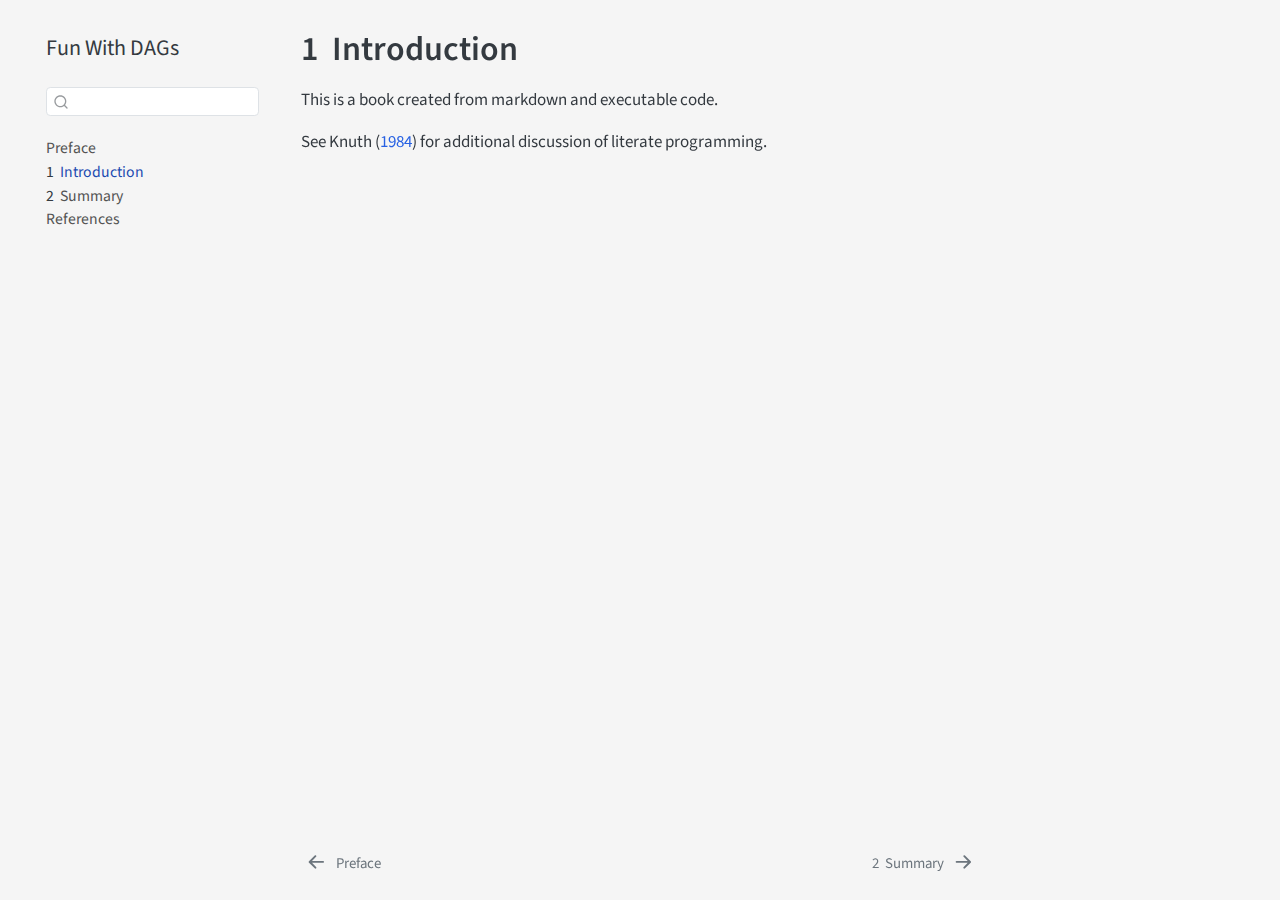
<file: docs/_book/intro.html>
<!DOCTYPE html>
<html xmlns="http://www.w3.org/1999/xhtml" lang="en" xml:lang="en"><head>

<meta charset="utf-8">
<meta name="generator" content="quarto-1.7.31">

<meta name="viewport" content="width=device-width, initial-scale=1.0, user-scalable=yes">


<title>1&nbsp; Introduction – Fun With DAGs</title>
<style>
code{white-space: pre-wrap;}
span.smallcaps{font-variant: small-caps;}
div.columns{display: flex; gap: min(4vw, 1.5em);}
div.column{flex: auto; overflow-x: auto;}
div.hanging-indent{margin-left: 1.5em; text-indent: -1.5em;}
ul.task-list{list-style: none;}
ul.task-list li input[type="checkbox"] {
  width: 0.8em;
  margin: 0 0.8em 0.2em -1em; /* quarto-specific, see https://github.com/quarto-dev/quarto-cli/issues/4556 */ 
  vertical-align: middle;
}
/* CSS for citations */
div.csl-bib-body { }
div.csl-entry {
  clear: both;
  margin-bottom: 0em;
}
.hanging-indent div.csl-entry {
  margin-left:2em;
  text-indent:-2em;
}
div.csl-left-margin {
  min-width:2em;
  float:left;
}
div.csl-right-inline {
  margin-left:2em;
  padding-left:1em;
}
div.csl-indent {
  margin-left: 2em;
}</style>


<script src="site_libs/quarto-nav/quarto-nav.js"></script>
<script src="site_libs/quarto-nav/headroom.min.js"></script>
<script src="site_libs/clipboard/clipboard.min.js"></script>
<script src="site_libs/quarto-search/autocomplete.umd.js"></script>
<script src="site_libs/quarto-search/fuse.min.js"></script>
<script src="site_libs/quarto-search/quarto-search.js"></script>
<meta name="quarto:offset" content="./">
<link href="./summary.html" rel="next">
<link href="./index.html" rel="prev">
<script src="site_libs/quarto-html/quarto.js" type="module"></script>
<script src="site_libs/quarto-html/tabsets/tabsets.js" type="module"></script>
<script src="site_libs/quarto-html/popper.min.js"></script>
<script src="site_libs/quarto-html/tippy.umd.min.js"></script>
<script src="site_libs/quarto-html/anchor.min.js"></script>
<link href="site_libs/quarto-html/tippy.css" rel="stylesheet">
<link href="site_libs/quarto-html/quarto-syntax-highlighting-e1a5c8363afafaef2c763b6775fbf3ca.css" rel="stylesheet" id="quarto-text-highlighting-styles">
<script src="site_libs/bootstrap/bootstrap.min.js"></script>
<link href="site_libs/bootstrap/bootstrap-icons.css" rel="stylesheet">
<link href="site_libs/bootstrap/bootstrap-592c0c3c683b76ce65ce22025ed377f3.min.css" rel="stylesheet" append-hash="true" id="quarto-bootstrap" data-mode="light">
<script id="quarto-search-options" type="application/json">{
  "location": "sidebar",
  "copy-button": false,
  "collapse-after": 3,
  "panel-placement": "start",
  "type": "textbox",
  "limit": 50,
  "keyboard-shortcut": [
    "f",
    "/",
    "s"
  ],
  "show-item-context": false,
  "language": {
    "search-no-results-text": "No results",
    "search-matching-documents-text": "matching documents",
    "search-copy-link-title": "Copy link to search",
    "search-hide-matches-text": "Hide additional matches",
    "search-more-match-text": "more match in this document",
    "search-more-matches-text": "more matches in this document",
    "search-clear-button-title": "Clear",
    "search-text-placeholder": "",
    "search-detached-cancel-button-title": "Cancel",
    "search-submit-button-title": "Submit",
    "search-label": "Search"
  }
}</script>


<link rel="stylesheet" href="custom.css">
</head>

<body class="nav-sidebar floating quarto-light">

<div id="quarto-search-results"></div>
  <header id="quarto-header" class="headroom fixed-top">
  <nav class="quarto-secondary-nav">
    <div class="container-fluid d-flex">
      <button type="button" class="quarto-btn-toggle btn" data-bs-toggle="collapse" role="button" data-bs-target=".quarto-sidebar-collapse-item" aria-controls="quarto-sidebar" aria-expanded="false" aria-label="Toggle sidebar navigation" onclick="if (window.quartoToggleHeadroom) { window.quartoToggleHeadroom(); }">
        <i class="bi bi-layout-text-sidebar-reverse"></i>
      </button>
        <nav class="quarto-page-breadcrumbs" aria-label="breadcrumb"><ol class="breadcrumb"><li class="breadcrumb-item"><a href="./intro.html"><span class="chapter-number">1</span>&nbsp; <span class="chapter-title">Introduction</span></a></li></ol></nav>
        <a class="flex-grow-1" role="navigation" data-bs-toggle="collapse" data-bs-target=".quarto-sidebar-collapse-item" aria-controls="quarto-sidebar" aria-expanded="false" aria-label="Toggle sidebar navigation" onclick="if (window.quartoToggleHeadroom) { window.quartoToggleHeadroom(); }">      
        </a>
      <button type="button" class="btn quarto-search-button" aria-label="Search" onclick="window.quartoOpenSearch();">
        <i class="bi bi-search"></i>
      </button>
    </div>
  </nav>
</header>
<!-- content -->
<div id="quarto-content" class="quarto-container page-columns page-rows-contents page-layout-article">
<!-- sidebar -->
  <nav id="quarto-sidebar" class="sidebar collapse collapse-horizontal quarto-sidebar-collapse-item sidebar-navigation floating overflow-auto">
    <div class="pt-lg-2 mt-2 text-left sidebar-header">
    <div class="sidebar-title mb-0 py-0">
      <a href="./">Fun With DAGs</a> 
    </div>
      </div>
        <div class="mt-2 flex-shrink-0 align-items-center">
        <div class="sidebar-search">
        <div id="quarto-search" class="" title="Search"></div>
        </div>
        </div>
    <div class="sidebar-menu-container"> 
    <ul class="list-unstyled mt-1">
        <li class="sidebar-item">
  <div class="sidebar-item-container"> 
  <a href="./index.html" class="sidebar-item-text sidebar-link">
 <span class="menu-text">Preface</span></a>
  </div>
</li>
        <li class="sidebar-item">
  <div class="sidebar-item-container"> 
  <a href="./intro.html" class="sidebar-item-text sidebar-link active">
 <span class="menu-text"><span class="chapter-number">1</span>&nbsp; <span class="chapter-title">Introduction</span></span></a>
  </div>
</li>
        <li class="sidebar-item">
  <div class="sidebar-item-container"> 
  <a href="./summary.html" class="sidebar-item-text sidebar-link">
 <span class="menu-text"><span class="chapter-number">2</span>&nbsp; <span class="chapter-title">Summary</span></span></a>
  </div>
</li>
        <li class="sidebar-item">
  <div class="sidebar-item-container"> 
  <a href="./references.html" class="sidebar-item-text sidebar-link">
 <span class="menu-text">References</span></a>
  </div>
</li>
    </ul>
    </div>
</nav>
<div id="quarto-sidebar-glass" class="quarto-sidebar-collapse-item" data-bs-toggle="collapse" data-bs-target=".quarto-sidebar-collapse-item"></div>
<!-- margin-sidebar -->
    <div id="quarto-margin-sidebar" class="sidebar margin-sidebar zindex-bottom">
        
    </div>
<!-- main -->
<main class="content" id="quarto-document-content">

<header id="title-block-header" class="quarto-title-block default">
<div class="quarto-title">
<h1 class="title"><span class="chapter-number">1</span>&nbsp; <span class="chapter-title">Introduction</span></h1>
</div>



<div class="quarto-title-meta">

    
  
    
  </div>
  


</header>


<p>This is a book created from markdown and executable code.</p>
<p>See <span class="citation" data-cites="knuth84">Knuth (<a href="references.html#ref-knuth84" role="doc-biblioref">1984</a>)</span> for additional discussion of literate programming.</p>


<div id="refs" class="references csl-bib-body hanging-indent" data-entry-spacing="0" role="list" style="display: none">
<div id="ref-knuth84" class="csl-entry" role="listitem">
Knuth, Donald E. 1984. <span>“Literate Programming.”</span> <em>Comput. J.</em> 27 (2): 97–111. <a href="https://doi.org/10.1093/comjnl/27.2.97">https://doi.org/10.1093/comjnl/27.2.97</a>.
</div>
</div>

</main> <!-- /main -->
<script id="quarto-html-after-body" type="application/javascript">
  window.document.addEventListener("DOMContentLoaded", function (event) {
    const icon = "";
    const anchorJS = new window.AnchorJS();
    anchorJS.options = {
      placement: 'right',
      icon: icon
    };
    anchorJS.add('.anchored');
    const isCodeAnnotation = (el) => {
      for (const clz of el.classList) {
        if (clz.startsWith('code-annotation-')) {                     
          return true;
        }
      }
      return false;
    }
    const onCopySuccess = function(e) {
      // button target
      const button = e.trigger;
      // don't keep focus
      button.blur();
      // flash "checked"
      button.classList.add('code-copy-button-checked');
      var currentTitle = button.getAttribute("title");
      button.setAttribute("title", "Copied!");
      let tooltip;
      if (window.bootstrap) {
        button.setAttribute("data-bs-toggle", "tooltip");
        button.setAttribute("data-bs-placement", "left");
        button.setAttribute("data-bs-title", "Copied!");
        tooltip = new bootstrap.Tooltip(button, 
          { trigger: "manual", 
            customClass: "code-copy-button-tooltip",
            offset: [0, -8]});
        tooltip.show();    
      }
      setTimeout(function() {
        if (tooltip) {
          tooltip.hide();
          button.removeAttribute("data-bs-title");
          button.removeAttribute("data-bs-toggle");
          button.removeAttribute("data-bs-placement");
        }
        button.setAttribute("title", currentTitle);
        button.classList.remove('code-copy-button-checked');
      }, 1000);
      // clear code selection
      e.clearSelection();
    }
    const getTextToCopy = function(trigger) {
        const codeEl = trigger.previousElementSibling.cloneNode(true);
        for (const childEl of codeEl.children) {
          if (isCodeAnnotation(childEl)) {
            childEl.remove();
          }
        }
        return codeEl.innerText;
    }
    const clipboard = new window.ClipboardJS('.code-copy-button:not([data-in-quarto-modal])', {
      text: getTextToCopy
    });
    clipboard.on('success', onCopySuccess);
    if (window.document.getElementById('quarto-embedded-source-code-modal')) {
      const clipboardModal = new window.ClipboardJS('.code-copy-button[data-in-quarto-modal]', {
        text: getTextToCopy,
        container: window.document.getElementById('quarto-embedded-source-code-modal')
      });
      clipboardModal.on('success', onCopySuccess);
    }
      var localhostRegex = new RegExp(/^(?:http|https):\/\/localhost\:?[0-9]*\//);
      var mailtoRegex = new RegExp(/^mailto:/);
        var filterRegex = new RegExp('/' + window.location.host + '/');
      var isInternal = (href) => {
          return filterRegex.test(href) || localhostRegex.test(href) || mailtoRegex.test(href);
      }
      // Inspect non-navigation links and adorn them if external
     var links = window.document.querySelectorAll('a[href]:not(.nav-link):not(.navbar-brand):not(.toc-action):not(.sidebar-link):not(.sidebar-item-toggle):not(.pagination-link):not(.no-external):not([aria-hidden]):not(.dropdown-item):not(.quarto-navigation-tool):not(.about-link)');
      for (var i=0; i<links.length; i++) {
        const link = links[i];
        if (!isInternal(link.href)) {
          // undo the damage that might have been done by quarto-nav.js in the case of
          // links that we want to consider external
          if (link.dataset.originalHref !== undefined) {
            link.href = link.dataset.originalHref;
          }
        }
      }
    function tippyHover(el, contentFn, onTriggerFn, onUntriggerFn) {
      const config = {
        allowHTML: true,
        maxWidth: 500,
        delay: 100,
        arrow: false,
        appendTo: function(el) {
            return el.parentElement;
        },
        interactive: true,
        interactiveBorder: 10,
        theme: 'quarto',
        placement: 'bottom-start',
      };
      if (contentFn) {
        config.content = contentFn;
      }
      if (onTriggerFn) {
        config.onTrigger = onTriggerFn;
      }
      if (onUntriggerFn) {
        config.onUntrigger = onUntriggerFn;
      }
      window.tippy(el, config); 
    }
    const noterefs = window.document.querySelectorAll('a[role="doc-noteref"]');
    for (var i=0; i<noterefs.length; i++) {
      const ref = noterefs[i];
      tippyHover(ref, function() {
        // use id or data attribute instead here
        let href = ref.getAttribute('data-footnote-href') || ref.getAttribute('href');
        try { href = new URL(href).hash; } catch {}
        const id = href.replace(/^#\/?/, "");
        const note = window.document.getElementById(id);
        if (note) {
          return note.innerHTML;
        } else {
          return "";
        }
      });
    }
    const xrefs = window.document.querySelectorAll('a.quarto-xref');
    const processXRef = (id, note) => {
      // Strip column container classes
      const stripColumnClz = (el) => {
        el.classList.remove("page-full", "page-columns");
        if (el.children) {
          for (const child of el.children) {
            stripColumnClz(child);
          }
        }
      }
      stripColumnClz(note)
      if (id === null || id.startsWith('sec-')) {
        // Special case sections, only their first couple elements
        const container = document.createElement("div");
        if (note.children && note.children.length > 2) {
          container.appendChild(note.children[0].cloneNode(true));
          for (let i = 1; i < note.children.length; i++) {
            const child = note.children[i];
            if (child.tagName === "P" && child.innerText === "") {
              continue;
            } else {
              container.appendChild(child.cloneNode(true));
              break;
            }
          }
          if (window.Quarto?.typesetMath) {
            window.Quarto.typesetMath(container);
          }
          return container.innerHTML
        } else {
          if (window.Quarto?.typesetMath) {
            window.Quarto.typesetMath(note);
          }
          return note.innerHTML;
        }
      } else {
        // Remove any anchor links if they are present
        const anchorLink = note.querySelector('a.anchorjs-link');
        if (anchorLink) {
          anchorLink.remove();
        }
        if (window.Quarto?.typesetMath) {
          window.Quarto.typesetMath(note);
        }
        if (note.classList.contains("callout")) {
          return note.outerHTML;
        } else {
          return note.innerHTML;
        }
      }
    }
    for (var i=0; i<xrefs.length; i++) {
      const xref = xrefs[i];
      tippyHover(xref, undefined, function(instance) {
        instance.disable();
        let url = xref.getAttribute('href');
        let hash = undefined; 
        if (url.startsWith('#')) {
          hash = url;
        } else {
          try { hash = new URL(url).hash; } catch {}
        }
        if (hash) {
          const id = hash.replace(/^#\/?/, "");
          const note = window.document.getElementById(id);
          if (note !== null) {
            try {
              const html = processXRef(id, note.cloneNode(true));
              instance.setContent(html);
            } finally {
              instance.enable();
              instance.show();
            }
          } else {
            // See if we can fetch this
            fetch(url.split('#')[0])
            .then(res => res.text())
            .then(html => {
              const parser = new DOMParser();
              const htmlDoc = parser.parseFromString(html, "text/html");
              const note = htmlDoc.getElementById(id);
              if (note !== null) {
                const html = processXRef(id, note);
                instance.setContent(html);
              } 
            }).finally(() => {
              instance.enable();
              instance.show();
            });
          }
        } else {
          // See if we can fetch a full url (with no hash to target)
          // This is a special case and we should probably do some content thinning / targeting
          fetch(url)
          .then(res => res.text())
          .then(html => {
            const parser = new DOMParser();
            const htmlDoc = parser.parseFromString(html, "text/html");
            const note = htmlDoc.querySelector('main.content');
            if (note !== null) {
              // This should only happen for chapter cross references
              // (since there is no id in the URL)
              // remove the first header
              if (note.children.length > 0 && note.children[0].tagName === "HEADER") {
                note.children[0].remove();
              }
              const html = processXRef(null, note);
              instance.setContent(html);
            } 
          }).finally(() => {
            instance.enable();
            instance.show();
          });
        }
      }, function(instance) {
      });
    }
        let selectedAnnoteEl;
        const selectorForAnnotation = ( cell, annotation) => {
          let cellAttr = 'data-code-cell="' + cell + '"';
          let lineAttr = 'data-code-annotation="' +  annotation + '"';
          const selector = 'span[' + cellAttr + '][' + lineAttr + ']';
          return selector;
        }
        const selectCodeLines = (annoteEl) => {
          const doc = window.document;
          const targetCell = annoteEl.getAttribute("data-target-cell");
          const targetAnnotation = annoteEl.getAttribute("data-target-annotation");
          const annoteSpan = window.document.querySelector(selectorForAnnotation(targetCell, targetAnnotation));
          const lines = annoteSpan.getAttribute("data-code-lines").split(",");
          const lineIds = lines.map((line) => {
            return targetCell + "-" + line;
          })
          let top = null;
          let height = null;
          let parent = null;
          if (lineIds.length > 0) {
              //compute the position of the single el (top and bottom and make a div)
              const el = window.document.getElementById(lineIds[0]);
              top = el.offsetTop;
              height = el.offsetHeight;
              parent = el.parentElement.parentElement;
            if (lineIds.length > 1) {
              const lastEl = window.document.getElementById(lineIds[lineIds.length - 1]);
              const bottom = lastEl.offsetTop + lastEl.offsetHeight;
              height = bottom - top;
            }
            if (top !== null && height !== null && parent !== null) {
              // cook up a div (if necessary) and position it 
              let div = window.document.getElementById("code-annotation-line-highlight");
              if (div === null) {
                div = window.document.createElement("div");
                div.setAttribute("id", "code-annotation-line-highlight");
                div.style.position = 'absolute';
                parent.appendChild(div);
              }
              div.style.top = top - 2 + "px";
              div.style.height = height + 4 + "px";
              div.style.left = 0;
              let gutterDiv = window.document.getElementById("code-annotation-line-highlight-gutter");
              if (gutterDiv === null) {
                gutterDiv = window.document.createElement("div");
                gutterDiv.setAttribute("id", "code-annotation-line-highlight-gutter");
                gutterDiv.style.position = 'absolute';
                const codeCell = window.document.getElementById(targetCell);
                const gutter = codeCell.querySelector('.code-annotation-gutter');
                gutter.appendChild(gutterDiv);
              }
              gutterDiv.style.top = top - 2 + "px";
              gutterDiv.style.height = height + 4 + "px";
            }
            selectedAnnoteEl = annoteEl;
          }
        };
        const unselectCodeLines = () => {
          const elementsIds = ["code-annotation-line-highlight", "code-annotation-line-highlight-gutter"];
          elementsIds.forEach((elId) => {
            const div = window.document.getElementById(elId);
            if (div) {
              div.remove();
            }
          });
          selectedAnnoteEl = undefined;
        };
          // Handle positioning of the toggle
      window.addEventListener(
        "resize",
        throttle(() => {
          elRect = undefined;
          if (selectedAnnoteEl) {
            selectCodeLines(selectedAnnoteEl);
          }
        }, 10)
      );
      function throttle(fn, ms) {
      let throttle = false;
      let timer;
        return (...args) => {
          if(!throttle) { // first call gets through
              fn.apply(this, args);
              throttle = true;
          } else { // all the others get throttled
              if(timer) clearTimeout(timer); // cancel #2
              timer = setTimeout(() => {
                fn.apply(this, args);
                timer = throttle = false;
              }, ms);
          }
        };
      }
        // Attach click handler to the DT
        const annoteDls = window.document.querySelectorAll('dt[data-target-cell]');
        for (const annoteDlNode of annoteDls) {
          annoteDlNode.addEventListener('click', (event) => {
            const clickedEl = event.target;
            if (clickedEl !== selectedAnnoteEl) {
              unselectCodeLines();
              const activeEl = window.document.querySelector('dt[data-target-cell].code-annotation-active');
              if (activeEl) {
                activeEl.classList.remove('code-annotation-active');
              }
              selectCodeLines(clickedEl);
              clickedEl.classList.add('code-annotation-active');
            } else {
              // Unselect the line
              unselectCodeLines();
              clickedEl.classList.remove('code-annotation-active');
            }
          });
        }
    const findCites = (el) => {
      const parentEl = el.parentElement;
      if (parentEl) {
        const cites = parentEl.dataset.cites;
        if (cites) {
          return {
            el,
            cites: cites.split(' ')
          };
        } else {
          return findCites(el.parentElement)
        }
      } else {
        return undefined;
      }
    };
    var bibliorefs = window.document.querySelectorAll('a[role="doc-biblioref"]');
    for (var i=0; i<bibliorefs.length; i++) {
      const ref = bibliorefs[i];
      const citeInfo = findCites(ref);
      if (citeInfo) {
        tippyHover(citeInfo.el, function() {
          var popup = window.document.createElement('div');
          citeInfo.cites.forEach(function(cite) {
            var citeDiv = window.document.createElement('div');
            citeDiv.classList.add('hanging-indent');
            citeDiv.classList.add('csl-entry');
            var biblioDiv = window.document.getElementById('ref-' + cite);
            if (biblioDiv) {
              citeDiv.innerHTML = biblioDiv.innerHTML;
            }
            popup.appendChild(citeDiv);
          });
          return popup.innerHTML;
        });
      }
    }
  });
  </script>
<nav class="page-navigation">
  <div class="nav-page nav-page-previous">
      <a href="./index.html" class="pagination-link" aria-label="Preface">
        <i class="bi bi-arrow-left-short"></i> <span class="nav-page-text">Preface</span>
      </a>          
  </div>
  <div class="nav-page nav-page-next">
      <a href="./summary.html" class="pagination-link" aria-label="Summary">
        <span class="nav-page-text"><span class="chapter-number">2</span>&nbsp; <span class="chapter-title">Summary</span></span> <i class="bi bi-arrow-right-short"></i>
      </a>
  </div>
</nav>
</div> <!-- /content -->




</body></html>
</file>
<file: docs/site_libs/quarto-html/tippy.css>
.tippy-box[data-animation=fade][data-state=hidden]{opacity:0}[data-tippy-root]{max-width:calc(100vw - 10px)}.tippy-box{position:relative;background-color:#333;color:#fff;border-radius:4px;font-size:14px;line-height:1.4;white-space:normal;outline:0;transition-property:transform,visibility,opacity}.tippy-box[data-placement^=top]>.tippy-arrow{bottom:0}.tippy-box[data-placement^=top]>.tippy-arrow:before{bottom:-7px;left:0;border-width:8px 8px 0;border-top-color:initial;transform-origin:center top}.tippy-box[data-placement^=bottom]>.tippy-arrow{top:0}.tippy-box[data-placement^=bottom]>.tippy-arrow:before{top:-7px;left:0;border-width:0 8px 8px;border-bottom-color:initial;transform-origin:center bottom}.tippy-box[data-placement^=left]>.tippy-arrow{right:0}.tippy-box[data-placement^=left]>.tippy-arrow:before{border-width:8px 0 8px 8px;border-left-color:initial;right:-7px;transform-origin:center left}.tippy-box[data-placement^=right]>.tippy-arrow{left:0}.tippy-box[data-placement^=right]>.tippy-arrow:before{left:-7px;border-width:8px 8px 8px 0;border-right-color:initial;transform-origin:center right}.tippy-box[data-inertia][data-state=visible]{transition-timing-function:cubic-bezier(.54,1.5,.38,1.11)}.tippy-arrow{width:16px;height:16px;color:#333}.tippy-arrow:before{content:"";position:absolute;border-color:transparent;border-style:solid}.tippy-content{position:relative;padding:5px 9px;z-index:1}
</file>
<file: docs/site_libs/quarto-html/quarto-syntax-highlighting-e1a5c8363afafaef2c763b6775fbf3ca.css>
/* quarto syntax highlight colors */
:root {
  --quarto-hl-ot-color: #003B4F;
  --quarto-hl-at-color: #657422;
  --quarto-hl-ss-color: #20794D;
  --quarto-hl-an-color: #5E5E5E;
  --quarto-hl-fu-color: #4758AB;
  --quarto-hl-st-color: #20794D;
  --quarto-hl-cf-color: #003B4F;
  --quarto-hl-op-color: #5E5E5E;
  --quarto-hl-er-color: #AD0000;
  --quarto-hl-bn-color: #AD0000;
  --quarto-hl-al-color: #AD0000;
  --quarto-hl-va-color: #111111;
  --quarto-hl-bu-color: inherit;
  --quarto-hl-ex-color: inherit;
  --quarto-hl-pp-color: #AD0000;
  --quarto-hl-in-color: #5E5E5E;
  --quarto-hl-vs-color: #20794D;
  --quarto-hl-wa-color: #5E5E5E;
  --quarto-hl-do-color: #5E5E5E;
  --quarto-hl-im-color: #00769E;
  --quarto-hl-ch-color: #20794D;
  --quarto-hl-dt-color: #AD0000;
  --quarto-hl-fl-color: #AD0000;
  --quarto-hl-co-color: #5E5E5E;
  --quarto-hl-cv-color: #5E5E5E;
  --quarto-hl-cn-color: #8f5902;
  --quarto-hl-sc-color: #5E5E5E;
  --quarto-hl-dv-color: #AD0000;
  --quarto-hl-kw-color: #003B4F;
}

/* other quarto variables */
:root {
  --quarto-font-monospace: SFMono-Regular, Menlo, Monaco, Consolas, "Liberation Mono", "Courier New", monospace;
}

/* syntax highlight based on Pandoc's rules */
pre > code.sourceCode > span {
  color: #003B4F;
}

code.sourceCode > span {
  color: #003B4F;
}

div.sourceCode,
div.sourceCode pre.sourceCode {
  color: #003B4F;
}

/* Normal */
code span {
  color: #003B4F;
}

/* Alert */
code span.al {
  color: #AD0000;
  font-style: inherit;
}

/* Annotation */
code span.an {
  color: #5E5E5E;
  font-style: inherit;
}

/* Attribute */
code span.at {
  color: #657422;
  font-style: inherit;
}

/* BaseN */
code span.bn {
  color: #AD0000;
  font-style: inherit;
}

/* BuiltIn */
code span.bu {
  font-style: inherit;
}

/* ControlFlow */
code span.cf {
  color: #003B4F;
  font-weight: bold;
  font-style: inherit;
}

/* Char */
code span.ch {
  color: #20794D;
  font-style: inherit;
}

/* Constant */
code span.cn {
  color: #8f5902;
  font-style: inherit;
}

/* Comment */
code span.co {
  color: #5E5E5E;
  font-style: inherit;
}

/* CommentVar */
code span.cv {
  color: #5E5E5E;
  font-style: italic;
}

/* Documentation */
code span.do {
  color: #5E5E5E;
  font-style: italic;
}

/* DataType */
code span.dt {
  color: #AD0000;
  font-style: inherit;
}

/* DecVal */
code span.dv {
  color: #AD0000;
  font-style: inherit;
}

/* Error */
code span.er {
  color: #AD0000;
  font-style: inherit;
}

/* Extension */
code span.ex {
  font-style: inherit;
}

/* Float */
code span.fl {
  color: #AD0000;
  font-style: inherit;
}

/* Function */
code span.fu {
  color: #4758AB;
  font-style: inherit;
}

/* Import */
code span.im {
  color: #00769E;
  font-style: inherit;
}

/* Information */
code span.in {
  color: #5E5E5E;
  font-style: inherit;
}

/* Keyword */
code span.kw {
  color: #003B4F;
  font-weight: bold;
  font-style: inherit;
}

/* Operator */
code span.op {
  color: #5E5E5E;
  font-style: inherit;
}

/* Other */
code span.ot {
  color: #003B4F;
  font-style: inherit;
}

/* Preprocessor */
code span.pp {
  color: #AD0000;
  font-style: inherit;
}

/* SpecialChar */
code span.sc {
  color: #5E5E5E;
  font-style: inherit;
}

/* SpecialString */
code span.ss {
  color: #20794D;
  font-style: inherit;
}

/* String */
code span.st {
  color: #20794D;
  font-style: inherit;
}

/* Variable */
code span.va {
  color: #111111;
  font-style: inherit;
}

/* VerbatimString */
code span.vs {
  color: #20794D;
  font-style: inherit;
}

/* Warning */
code span.wa {
  color: #5E5E5E;
  font-style: italic;
}

.prevent-inlining {
  content: "</";
}

/*# sourceMappingURL=c735b2cac6c846c1abc72f5ce1520814.css.map */
</file>
<file: docs/custom.css>
.dataframe {
    display: inline-block;
}
.dataframe td {
    vertical-align: middle;
    text-align: right;
}
tbody tr:hover {background: rgba(66, 165, 245, 0.2);}
</file>
<file: docs/_book/site_libs/quarto-html/tippy.css>
.tippy-box[data-animation=fade][data-state=hidden]{opacity:0}[data-tippy-root]{max-width:calc(100vw - 10px)}.tippy-box{position:relative;background-color:#333;color:#fff;border-radius:4px;font-size:14px;line-height:1.4;white-space:normal;outline:0;transition-property:transform,visibility,opacity}.tippy-box[data-placement^=top]>.tippy-arrow{bottom:0}.tippy-box[data-placement^=top]>.tippy-arrow:before{bottom:-7px;left:0;border-width:8px 8px 0;border-top-color:initial;transform-origin:center top}.tippy-box[data-placement^=bottom]>.tippy-arrow{top:0}.tippy-box[data-placement^=bottom]>.tippy-arrow:before{top:-7px;left:0;border-width:0 8px 8px;border-bottom-color:initial;transform-origin:center bottom}.tippy-box[data-placement^=left]>.tippy-arrow{right:0}.tippy-box[data-placement^=left]>.tippy-arrow:before{border-width:8px 0 8px 8px;border-left-color:initial;right:-7px;transform-origin:center left}.tippy-box[data-placement^=right]>.tippy-arrow{left:0}.tippy-box[data-placement^=right]>.tippy-arrow:before{left:-7px;border-width:8px 8px 8px 0;border-right-color:initial;transform-origin:center right}.tippy-box[data-inertia][data-state=visible]{transition-timing-function:cubic-bezier(.54,1.5,.38,1.11)}.tippy-arrow{width:16px;height:16px;color:#333}.tippy-arrow:before{content:"";position:absolute;border-color:transparent;border-style:solid}.tippy-content{position:relative;padding:5px 9px;z-index:1}
</file>
<file: docs/_book/site_libs/quarto-html/quarto-syntax-highlighting-e1a5c8363afafaef2c763b6775fbf3ca.css>
/* quarto syntax highlight colors */
:root {
  --quarto-hl-ot-color: #003B4F;
  --quarto-hl-at-color: #657422;
  --quarto-hl-ss-color: #20794D;
  --quarto-hl-an-color: #5E5E5E;
  --quarto-hl-fu-color: #4758AB;
  --quarto-hl-st-color: #20794D;
  --quarto-hl-cf-color: #003B4F;
  --quarto-hl-op-color: #5E5E5E;
  --quarto-hl-er-color: #AD0000;
  --quarto-hl-bn-color: #AD0000;
  --quarto-hl-al-color: #AD0000;
  --quarto-hl-va-color: #111111;
  --quarto-hl-bu-color: inherit;
  --quarto-hl-ex-color: inherit;
  --quarto-hl-pp-color: #AD0000;
  --quarto-hl-in-color: #5E5E5E;
  --quarto-hl-vs-color: #20794D;
  --quarto-hl-wa-color: #5E5E5E;
  --quarto-hl-do-color: #5E5E5E;
  --quarto-hl-im-color: #00769E;
  --quarto-hl-ch-color: #20794D;
  --quarto-hl-dt-color: #AD0000;
  --quarto-hl-fl-color: #AD0000;
  --quarto-hl-co-color: #5E5E5E;
  --quarto-hl-cv-color: #5E5E5E;
  --quarto-hl-cn-color: #8f5902;
  --quarto-hl-sc-color: #5E5E5E;
  --quarto-hl-dv-color: #AD0000;
  --quarto-hl-kw-color: #003B4F;
}

/* other quarto variables */
:root {
  --quarto-font-monospace: SFMono-Regular, Menlo, Monaco, Consolas, "Liberation Mono", "Courier New", monospace;
}

/* syntax highlight based on Pandoc's rules */
pre > code.sourceCode > span {
  color: #003B4F;
}

code.sourceCode > span {
  color: #003B4F;
}

div.sourceCode,
div.sourceCode pre.sourceCode {
  color: #003B4F;
}

/* Normal */
code span {
  color: #003B4F;
}

/* Alert */
code span.al {
  color: #AD0000;
  font-style: inherit;
}

/* Annotation */
code span.an {
  color: #5E5E5E;
  font-style: inherit;
}

/* Attribute */
code span.at {
  color: #657422;
  font-style: inherit;
}

/* BaseN */
code span.bn {
  color: #AD0000;
  font-style: inherit;
}

/* BuiltIn */
code span.bu {
  font-style: inherit;
}

/* ControlFlow */
code span.cf {
  color: #003B4F;
  font-weight: bold;
  font-style: inherit;
}

/* Char */
code span.ch {
  color: #20794D;
  font-style: inherit;
}

/* Constant */
code span.cn {
  color: #8f5902;
  font-style: inherit;
}

/* Comment */
code span.co {
  color: #5E5E5E;
  font-style: inherit;
}

/* CommentVar */
code span.cv {
  color: #5E5E5E;
  font-style: italic;
}

/* Documentation */
code span.do {
  color: #5E5E5E;
  font-style: italic;
}

/* DataType */
code span.dt {
  color: #AD0000;
  font-style: inherit;
}

/* DecVal */
code span.dv {
  color: #AD0000;
  font-style: inherit;
}

/* Error */
code span.er {
  color: #AD0000;
  font-style: inherit;
}

/* Extension */
code span.ex {
  font-style: inherit;
}

/* Float */
code span.fl {
  color: #AD0000;
  font-style: inherit;
}

/* Function */
code span.fu {
  color: #4758AB;
  font-style: inherit;
}

/* Import */
code span.im {
  color: #00769E;
  font-style: inherit;
}

/* Information */
code span.in {
  color: #5E5E5E;
  font-style: inherit;
}

/* Keyword */
code span.kw {
  color: #003B4F;
  font-weight: bold;
  font-style: inherit;
}

/* Operator */
code span.op {
  color: #5E5E5E;
  font-style: inherit;
}

/* Other */
code span.ot {
  color: #003B4F;
  font-style: inherit;
}

/* Preprocessor */
code span.pp {
  color: #AD0000;
  font-style: inherit;
}

/* SpecialChar */
code span.sc {
  color: #5E5E5E;
  font-style: inherit;
}

/* SpecialString */
code span.ss {
  color: #20794D;
  font-style: inherit;
}

/* String */
code span.st {
  color: #20794D;
  font-style: inherit;
}

/* Variable */
code span.va {
  color: #111111;
  font-style: inherit;
}

/* VerbatimString */
code span.vs {
  color: #20794D;
  font-style: inherit;
}

/* Warning */
code span.wa {
  color: #5E5E5E;
  font-style: italic;
}

.prevent-inlining {
  content: "</";
}

/*# sourceMappingURL=c735b2cac6c846c1abc72f5ce1520814.css.map */
</file>
<file: docs/_book/custom.css>
.dataframe {
    display: inline-block;
}
.dataframe td {
    vertical-align: middle;
    text-align: right;
}
tbody tr:hover {background: rgba(66, 165, 245, 0.2);}
</file>
